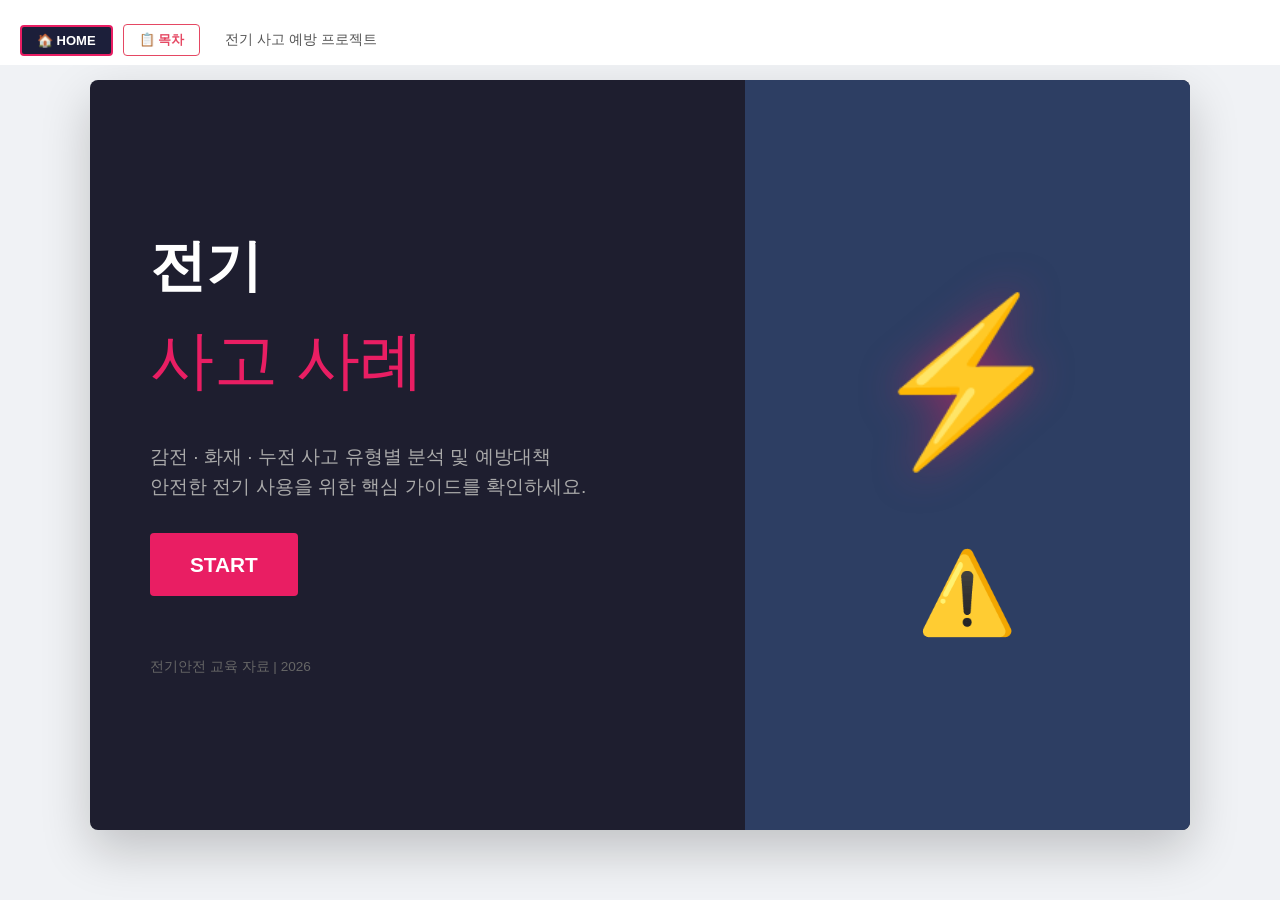
<file: index.html>
<!DOCTYPE html>
<html>
<head>

<script>
document.addEventListener("DOMContentLoaded", function() {
    window.location.href = "html/index.html";
});
</script>

</head>
<body>

</body>
</html>
</file>
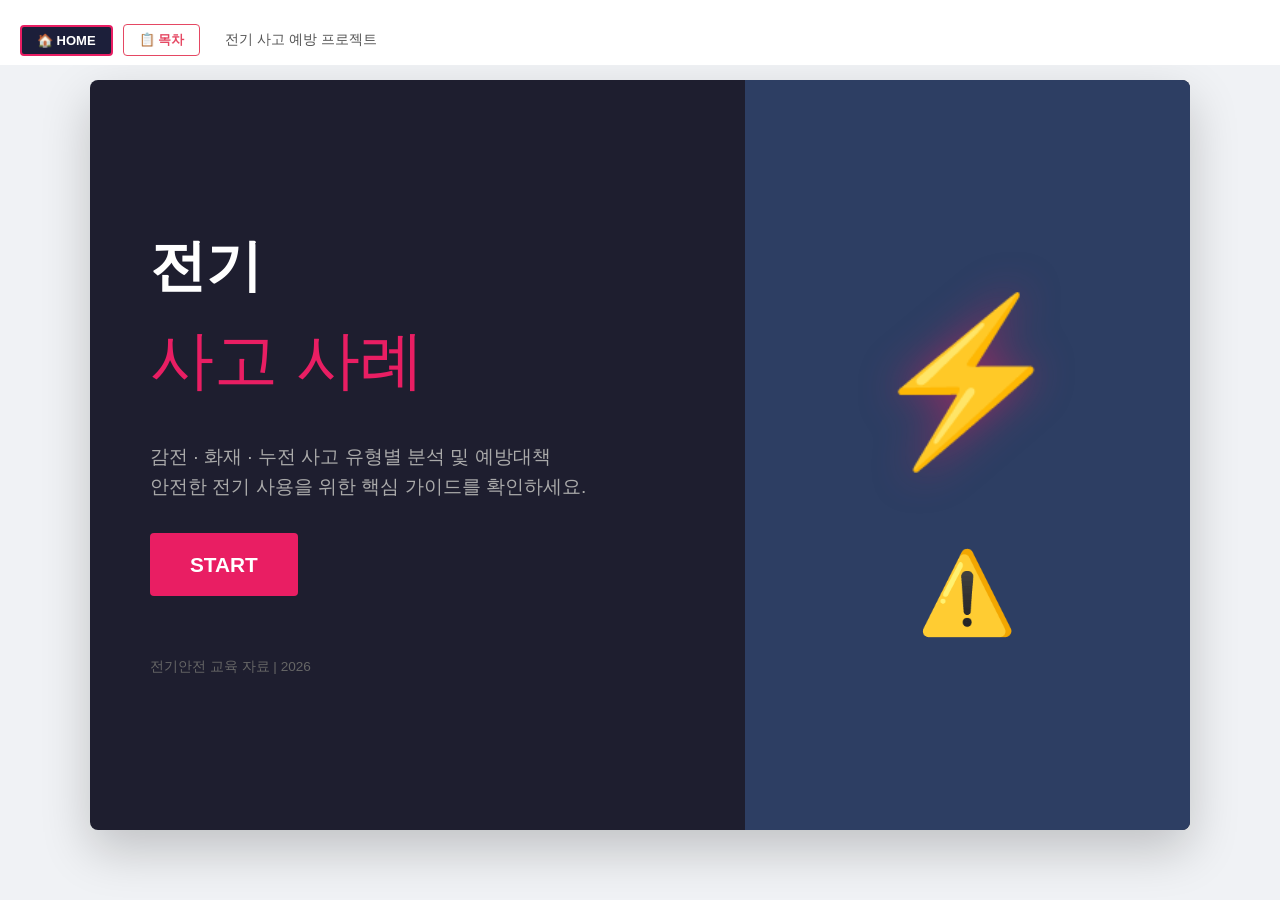
<file: html/index.html>
<!DOCTYPE html>
<html lang="ko">
<head>
    <meta charset="UTF-8">
    <link rel="stylesheet" href="../css/common.css">
    <title>전기기기 사고 사례 발표 - 메인</title>
    <style>
        /* 기존 스타일 유지 */
        .main-hero {
            display: flex;
            height: calc(100vh - 150px);
            min-height: 550px; /* 팀원 섹션 추가로 최소 높이 약간 상향 */
            background-color: #1e1e2f;
            border-radius: 8px;
            overflow: hidden;
            box-shadow: 0 20px 50px rgba(0,0,0,0.2);
        }

        .hero-text {
            flex: 1.2;
            padding: 60px;
            display: flex;
            flex-direction: column;
            justify-content: center;
            color: white;
            position: relative;
        }

        .hero-text h2 {
            font-size: 3.5rem;
            margin: 0;
            line-height: 1.2;
        }

        .hero-text .highlight {
            color: #e91e63;
            font-size: 4rem;
            display: block;
            margin-top: 10px;
        }

        .hero-text p {
            font-size: 1.2rem;
            color: #aaa;
            margin: 30px 0;
            line-height: 1.6;
        }

        .start-btn {
            display: inline-block;
            width: fit-content;
            padding: 15px 40px;
            background-color: #e91e63;
            color: white;
            text-decoration: none;
            font-size: 1.3rem;
            font-weight: bold;
            border-radius: 4px;
            transition: 0.3s;
            margin-bottom: 40px; /* 하단 팀원 섹션과의 간격 */
        }

        .start-btn:hover {
            background-color: #c2185b;
            transform: translateY(-3px);
        }

        /* 신규: 팀원 정보 섹션 */
        .team-section {
            border-top: 1px solid rgba(255, 255, 255, 0.1);
            padding-top: 25px;
            display: flex;
            flex-direction: column;
            gap: 10px;
        }

        .team-label {
            font-size: 0.9rem;
            color: #e91e63;
            font-weight: bold;
            text-transform: uppercase;
            letter-spacing: 1px;
        }

        .team-members {
            font-size: 1.1rem;
            color: #ddd;
            display: flex;
            gap: 20px;
        }

        .member-name {
            position: relative;
        }

        /* 이름 사이 구분선 */
        .member-name:not(:last-child)::after {
            content: "";
            position: absolute;
            right: -10px;
            top: 50%;
            transform: translateY(-50%);
            width: 1px;
            height: 12px;
            background-color: rgba(255, 255, 255, 0.2);
        }

        /* 오른쪽 그래픽 영역 유지 */
        .hero-graphic {
            flex: 1;
            background-color: #2d3e63;
            display: flex;
            flex-direction: column;
            align-items: center;
            justify-content: center;
            position: relative;
        }

        .bolt-icon {
            font-size: 10rem;
            color: #e91e63;
            filter: drop-shadow(0 0 20px rgba(233, 30, 99, 0.5));
            margin-bottom: 20px;
        }

        .warning-icon {
            font-size: 5rem;
            color: #f59e0b;
        }

        .footer-info {
            margin-top: 20px;
            font-size: 0.85rem;
            color: #666;
        }
    </style>
</head>
<body>

    <iframe src="header.html" class="header-frame" scrolling="no"></iframe>

    <div class="container">
        <div class="main-hero">
            <div class="hero-text">
                <h2>전기</h2>
                <span class="highlight">사고 사례</span>
                <p>
                    감전 · 화재 · 누전 사고 유형별 분석 및 예방대책<br>
                    안전한 전기 사용을 위한 핵심 가이드를 확인하세요.
                </p>
                
                <a href="index2.html" class="start-btn">START</a>
<!--                 
                <div class="team-section">
                    <div class="team-label">Project Team8</div>
                    <div class="team-members">
                        <span class="member-name">황태욱</span>
                        <span class="member-name">김선홍</span>
                        <span class="member-name">윤일</span>
                        <span class="member-name">이정혁</span>
                    </div>
                </div> -->

                <div class="footer-info">
                    전기안전 교육 자료 | 2026
                </div>
            </div>

            <div class="hero-graphic">
                <div class="bolt-icon">⚡</div>
                <div class="warning-icon">⚠️</div>
            </div>
        </div>
    </div>

</body>
</html>
</file>
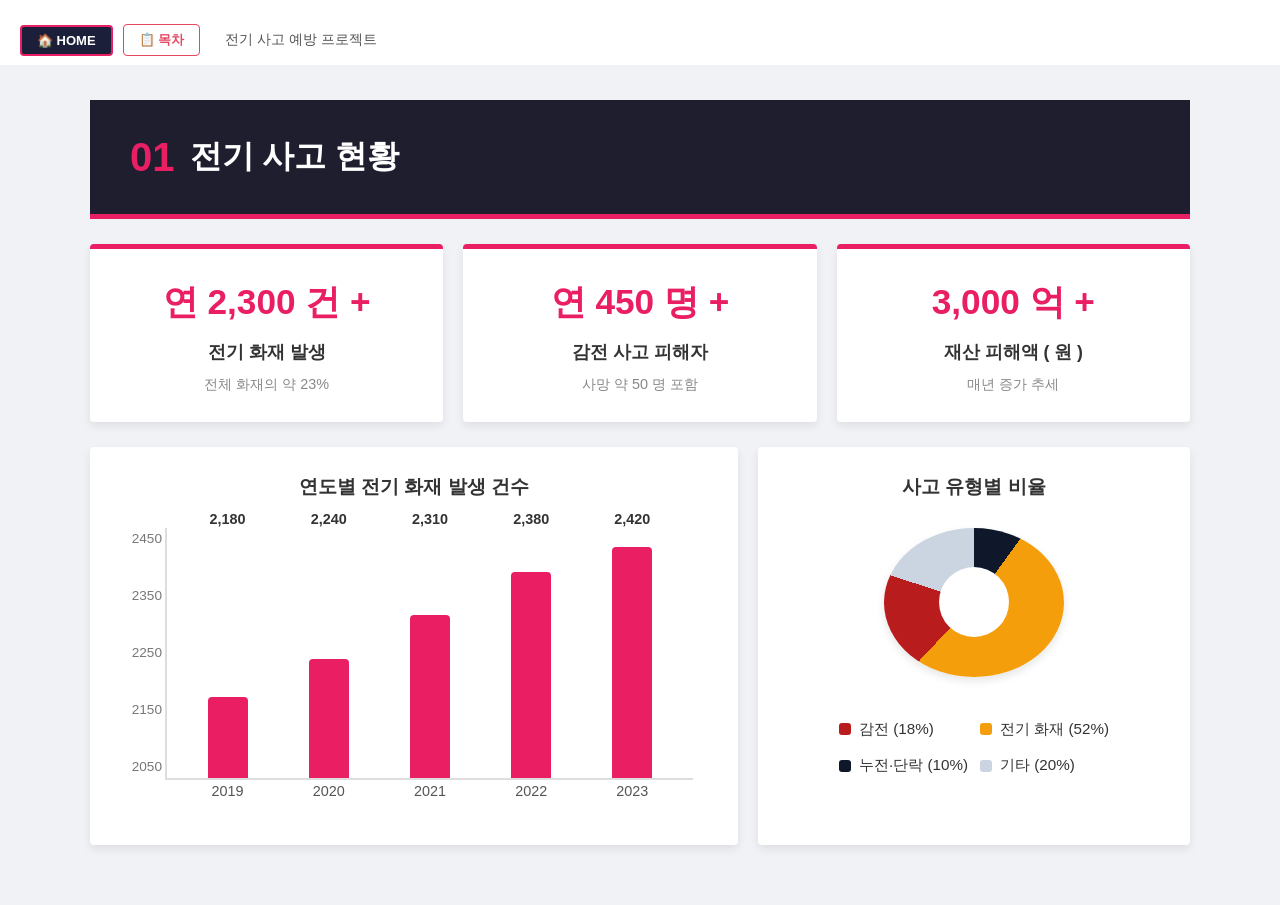
<file: html/01_status.html>
<!DOCTYPE html>
<html lang="ko">

<head>
    <meta charset="UTF-8">
    <title>전기 사고 예방 프로젝트 - 전기 사고 현황</title>


    <meta charset="UTF-8">
    <link rel="stylesheet" href="../css/common.css">
    <title>전기 사고 예방</title>

    <style>
        /* [가독성 개선 핵심 부분] */
        .pie-label {
            position: absolute;
            font-weight: bold;
            font-size: 0.9rem;
            text-shadow: 1px 1px 2px rgba(0, 0, 0, 0.3);
            /* 글자 주변에 미세한 그림자 추가 (가독성 확보) */
        }

        /* 각 데이터별 배경색에 맞춰 글자색 지정 */
        .label-navy {
            top: 30px;
            left: 35px;
            color: #ffffff;
        }

        /* 누전 10%: 어두운 배경 -> 흰색 글자 */
        .label-gold {
            bottom: 45px;
            right: 55px;
            color: #000000;
        }

        /* 화재 52%: 밝은 배경 -> 검은색 글자 */
        .label-red {
            top: 120px;
            right: 20px;
            color: #ffffff;
        }

        /* 감전 18%: 중간 배경 -> 흰색 글자 (또는 미세 그림자) */
        .label-gray {
            top: 60px;
            left: 30px;
            color: #ffffff;
        }

        /* 기타 20%: 중간 배경 -> 흰색 글자 */

        /* --- 이하 코드는 이전과 동일하지만 가독성을 위해 간략하게 표시 --- */
        body {
            margin: 0;
            padding: 0;
            background-color: #f0f2f5;
            font-family: 'Pretendard', sans-serif;
            color: #333;
        }

        .header-frame {
            width: 100%;
            height: 65px;
            border: none;
            position: fixed;
            top: 0;
            z-index: 1000;
        }

        .container {
            max-width: 1100px;
            margin: 80px auto 40px;
            padding: 20px;
        }

        .title-section {
            background-color: #1e1e2f;
            color: white;
            padding: 25px 40px;
            border-bottom: 5px solid #e91e63;
            margin-bottom: 25px;
            display: flex;
            align-items: center;
        }

        .title-section h1 {
            margin: 0;
            font-size: 2rem;
            font-weight: bold;
        }

        .title-section .num {
            color: #e91e63;
            font-size: 2.5rem;
            margin-right: 15px;
        }

        .summary-cards {
            display: grid;
            grid-template-columns: repeat(3, 1fr);
            gap: 20px;
            margin-bottom: 25px;
        }

        .card {
            background: white;
            padding: 25px 20px;
            text-align: center;
            border-radius: 4px;
            box-shadow: 0 4px 10px rgba(0, 0, 0, 0.08);
            border-top: 5px solid #e91e63;
            transition: 0.3s;
        }

        .card:hover {
            transform: translateY(-5px);
        }

        .card h2 {
            color: #e91e63;
            font-size: 2.2rem;
            margin: 0 0 8px 0;
        }

        .card p {
            font-weight: bold;
            font-size: 1.1rem;
            margin: 0 0 5px 0;
        }

        .card small {
            color: #888;
            font-size: 0.9rem;
        }

        .graph-section {
            display: grid;
            grid-template-columns: 1.5fr 1fr;
            gap: 20px;
        }

        .graph-card {
            background: white;
            padding: 25px;
            border-radius: 4px;
            box-shadow: 0 4px 10px rgba(0, 0, 0, 0.08);
            text-align: center;
        }

        .graph-card h3 {
            margin: 0 0 25px 0;
            font-size: 1.2rem;
        }

        .bar-chart-wrapper {
            position: relative;
            height: 250px;
            border-left: 2px solid #ddd;
            border-bottom: 2px solid #ddd;
            margin: 20px 20px 40px 50px;
            display: flex;
            align-items: flex-end;
            justify-content: space-around;
            padding: 0 10px;
        }

        .y-labels {
            position: absolute;
            left: -45px;
            height: 100%;
            display: flex;
            flex-direction: column-reverse;
            justify-content: space-between;
            align-items: flex-end;
            font-size: 0.85rem;
            color: #777;
            width: 40px;
        }

        .bar-container {
            position: relative;
            width: 40px;
            height: 100%;
            display: flex;
            flex-direction: column;
            justify-content: flex-end;
            align-items: center;
        }

        .bar {
            width: 100%;
            background-color: #e91e63;
            border-radius: 4px 4px 0 0;
            position: relative;
            animation: growBar 1s ease-out;
        }

        .bar-container .bar-value {
            position: absolute;
            top: -20px;
            font-size: 0.9rem;
            font-weight: bold;
        }

        .bar-container .x-label {
            position: absolute;
            bottom: -25px;
            font-size: 0.9rem;
            color: #555;
        }

        .bar[data-year="2019"] {
            height: calc((2180 - 2050) / 400 * 100%);
        }

        .bar[data-year="2020"] {
            height: calc((2240 - 2050) / 400 * 100%);
        }

        .bar[data-year="2021"] {
            height: calc((2310 - 2050) / 400 * 100%);
        }

        .bar[data-year="2022"] {
            height: calc((2380 - 2050) / 400 * 100%);
        }

        .bar[data-year="2023"] {
            height: calc((2420 - 2050) / 400 * 100%);
        }

        @keyframes growBar {
            from {
                height: 0;
            }
        }

        .pie-chart-container {
            display: flex;
            flex-direction: column;
            align-items: center;
            justify-content: center;
            height: 250px;
        }

        .pie-chart {
            width: 180px;
            height: 180px;
            border-radius: 50%;
            margin-bottom: 20px;
            background: conic-gradient(#0f172a 0% 10%, #f59e0b 10% 62%, #b91c1c 62% 80%, #cbd5e1 80% 100%);
            position: relative;
            box-shadow: 0 4px 8px rgba(0, 0, 0, 0.1);
            animation: rotatePie 1.2s ease-out;
        }

        .pie-chart::after {
            content: '';
            position: absolute;
            top: 50%;
            left: 50%;
            transform: translate(-50%, -50%);
            width: 70px;
            height: 70px;
            background: white;
            border-radius: 50%;
        }

        @keyframes rotatePie {
            from {
                transform: rotate(-90deg);
                opacity: 0;
            }

            to {
                transform: rotate(0deg);
                opacity: 1;
            }
        }

        /* 범례 디자인을 조금 더 보기 좋게 개선 */
        .legend {
            display: grid;
            grid-template-columns: 1fr 1fr;
            /* 2열로 배치해서 더 깔끔하게 */
            gap: 12px;
            font-size: 0.95rem;
            margin-top: 20px;
            text-align: left;
        }

        .legend-item {
            display: flex;
            align-items: center;
            font-weight: 500;
        }

        .dot {
            width: 12px;
            height: 12px;
            border-radius: 3px;
            margin-right: 8px;
        }
    </style>

  

     
</head>

<body>

    <iframe src="header.html" class="header-frame" scrolling="no"></iframe>

    <div class="container">
        <div class="title-section">
            <span class="num">01</span>
            <h1>전기 사고 현황</h1>
        </div>

        <div class="summary-cards">
            <div class="card">
                <h2>연 2,300 건 +</h2>
                <p>전기 화재 발생</p>
                <small>전체 화재의 약 23%</small>
            </div>
            <div class="card">
                <h2>연 450 명 +</h2>
                <p>감전 사고 피해자</p>
                <small>사망 약 50 명 포함</small>
            </div>
            <div class="card">
                <h2>3,000 억 +</h2>
                <p>재산 피해액 ( 원 )</p>
                <small>매년 증가 추세</small>
            </div>
        </div>

        <div class="graph-section">
            <div class="graph-card">
                <h3>연도별 전기 화재 발생 건수</h3>
                <div class="bar-chart-wrapper">
                    <div class="y-labels"> <span>2050</span> <span>2150</span> <span>2250</span> <span>2350</span>
                        <span>2450</span> </div>
                    <div class="bar-container">
                        <div class="bar-value">2,180</div>
                        <div class="bar" data-year="2019"></div>
                        <div class="x-label">2019</div>
                    </div>
                    <div class="bar-container">
                        <div class="bar-value">2,240</div>
                        <div class="bar" data-year="2020"></div>
                        <div class="x-label">2020</div>
                    </div>
                    <div class="bar-container">
                        <div class="bar-value">2,310</div>
                        <div class="bar" data-year="2021"></div>
                        <div class="x-label">2021</div>
                    </div>
                    <div class="bar-container">
                        <div class="bar-value">2,380</div>
                        <div class="bar" data-year="2022"></div>
                        <div class="x-label">2022</div>
                    </div>
                    <div class="bar-container">
                        <div class="bar-value">2,420</div>
                        <div class="bar" data-year="2023"></div>
                        <div class="x-label">2023</div>
                    </div>
                </div>
            </div>

            <div class="graph-card">
                <h3>사고 유형별 비율</h3>
                <div class="pie-chart-container">
                    <div class="pie-chart"></div>

                    <div class="legend">
                        <div class="legend-item"><span class="dot" style="background:#b91c1c;"></span> 감전 (18%)</div>
                        <div class="legend-item"><span class="dot" style="background:#f59e0b;"></span> 전기 화재 (52%)</div>
                        <div class="legend-item"><span class="dot" style="background:#0f172a;"></span> 누전·단락 (10%)</div>
                        <div class="legend-item"><span class="dot" style="background:#cbd5e1;"></span> 기타 (20%)</div>
                    </div>
                </div>
            </div>
        </div>
    </div>

</body>

</html>
</file>
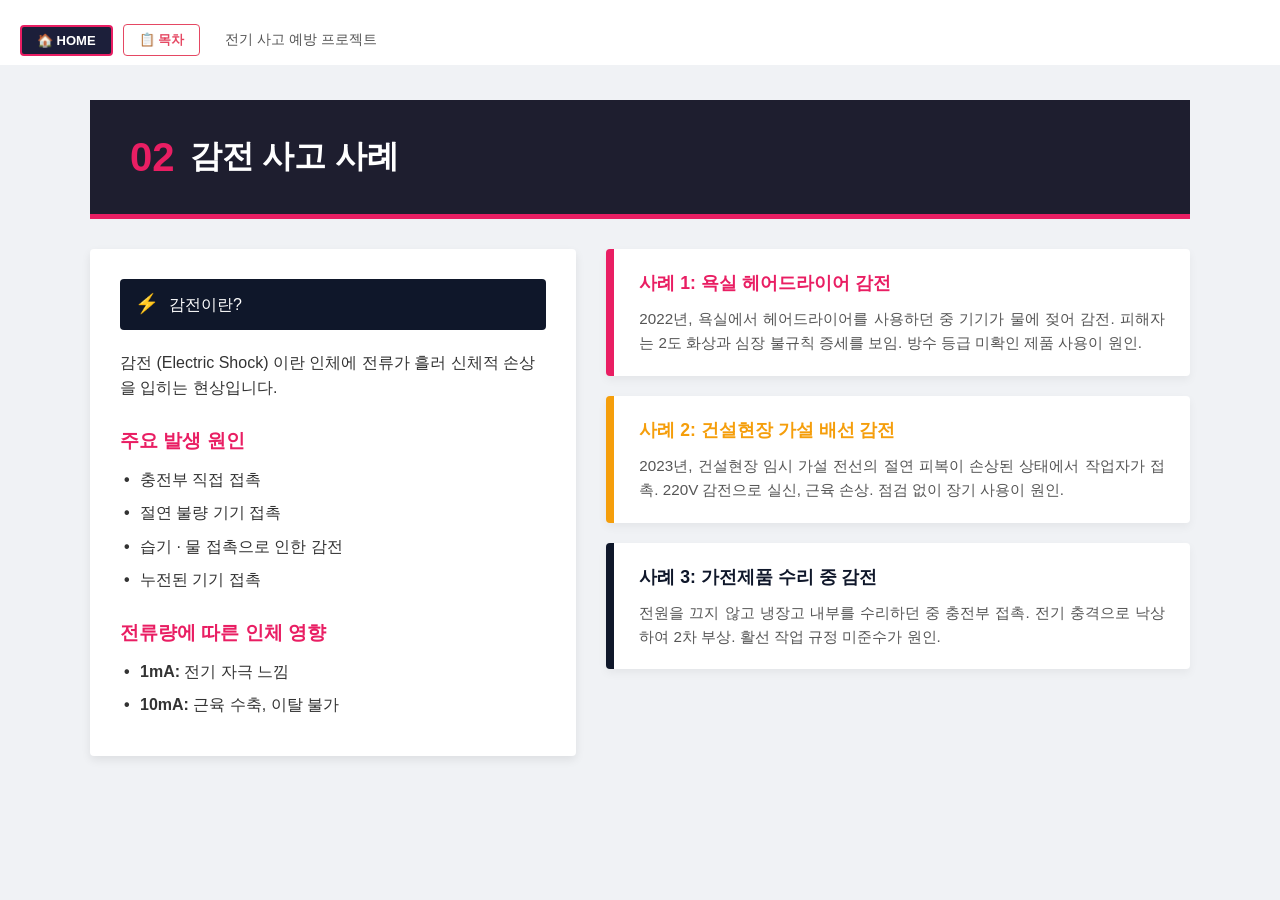
<file: html/02_accident_case.html>
<!DOCTYPE html>
<html lang="ko">

<head>
    <meta charset="UTF-8">
    <title>전기 사고 예방 프로젝트 - 감전 사고 사례</title>

    <link rel="stylesheet" href="../css/common.css">

    <style>
        body {
            margin: 0;
            padding: 0;
            background-color: #f0f2f5;
            font-family: 'Pretendard', sans-serif;
            color: #333;
            line-height: 1.6;
        }

        .header-frame {
            width: 100%;
            height: 65px;
            border: none;
            position: fixed;
            top: 0;
            z-index: 1000;
        }

        .container {
            max-width: 1100px;
            margin: 80px auto 40px;
            padding: 20px;
        }

        /* 타이틀 섹션 */
        .title-section {
            background-color: #1e1e2f;
            color: white;
            padding: 25px 40px;
            border-bottom: 5px solid #e91e63;
            margin-bottom: 30px;
            display: flex;
            align-items: center;
        }

        .title-section h1 {
            margin: 0;
            font-size: 2rem;
        }

        .title-section .num {
            color: #e91e63;
            font-size: 2.5rem;
            margin-right: 15px;
            font-weight: bold;
        }

        /* 레이아웃 분할 */
        .content-wrapper {
            display: grid;
            grid-template-columns: 1fr 1.2fr;
            gap: 30px;
        }

        /* 왼쪽: 정의 및 원인 섹션 */
        .info-panel {
            background: white;
            padding: 30px;
            border-radius: 4px;
            box-shadow: 0 4px 10px rgba(0, 0, 0, 0.08);
        }

        .info-header {
            background-color: #0f172a;
            color: white;
            padding: 10px 15px;
            border-radius: 4px;
            display: flex;
            align-items: center;
            margin-bottom: 20px;
        }

        .info-header span {
            margin-right: 10px;
            font-size: 1.2rem;
        }

        .section-title {
            color: #e91e63;
            font-weight: bold;
            font-size: 1.2rem;
            margin: 25px 0 10px;
        }

        ul {
            padding-left: 20px;
            margin: 0;
        }

        li {
            margin-bottom: 8px;
            position: relative;
            list-style: none;
        }

        li::before {
            content: "•";
            color: #333;
            font-weight: bold;
            display: inline-block;
            width: 1em;
            margin-left: -1em;
        }

        /* 오른쪽: 사례 카드 섹션 */
        .cases-panel {
            display: flex;
            flex-direction: column;
            gap: 20px;
        }

        .case-card {
            background: white;
            padding: 20px 25px;
            border-radius: 4px;
            box-shadow: 0 4px 10px rgba(0, 0, 0, 0.05);
            border-left: 8px solid #ddd;
            transition: 0.3s;
        }

        .case-card:hover {
            transform: translateX(10px);
            box-shadow: 0 6px 15px rgba(0, 0, 0, 0.1);
        }

        .case-1 {
            border-left-color: #e91e63;
        }

        /* 분홍 */
        .case-2 {
            border-left-color: #f59e0b;
        }

        /* 주황 */
        .case-3 {
            border-left-color: #0f172a;
        }

        /* 네이비 */

        .case-title {
            font-weight: bold;
            font-size: 1.1rem;
            margin-bottom: 10px;
        }

        .case-1 .case-title {
            color: #e91e63;
        }

        .case-2 .case-title {
            color: #f59e0b;
        }

        .case-3 .case-title {
            color: #0f172a;
        }

        .case-desc {
            font-size: 0.95rem;
            color: #555;
            text-align: justify;
        }
    </style>
</head>

<body>

    <iframe src="header.html" class="header-frame" scrolling="no"></iframe>

    <div class="container">
        <div class="title-section">
            <span class="num">02</span>
            <h1>감전 사고 사례</h1>
        </div>

        <div class="content-wrapper">
            <div class="info-panel">
                <div class="info-header">
                    <span>⚡</span> 감전이란?
                </div>
                <p>감전 (Electric Shock) 이란 인체에 전류가 흘러 신체적 손상을 입히는 현상입니다.</p>

                <div class="section-title">주요 발생 원인</div>
                <ul>
                    <li>충전부 직접 접촉</li>
                    <li>절연 불량 기기 접촉</li>
                    <li>습기 · 물 접촉으로 인한 감전</li>
                    <li>누전된 기기 접촉</li>
                </ul>

                <div class="section-title">전류량에 따른 인체 영향</div>
                <ul>
                    <li><strong>1mA:</strong> 전기 자극 느낌</li>
                    <li><strong>10mA:</strong> 근육 수축, 이탈 불가</li>
                </ul>
            </div>

            <div class="cases-panel">
                <div class="case-card case-1">
                    <div class="case-title">사례 1: 욕실 헤어드라이어 감전</div>
                    <div class="case-desc">
                        2022년, 욕실에서 헤어드라이어를 사용하던 중 기기가 물에 젖어 감전. 피해자는 2도 화상과 심장 불규칙 증세를 보임. 방수 등급 미확인 제품 사용이 원인.
                    </div>
                </div>

                <div class="case-card case-2">
                    <div class="case-title">사례 2: 건설현장 가설 배선 감전</div>
                    <div class="case-desc">
                        2023년, 건설현장 임시 가설 전선의 절연 피복이 손상된 상태에서 작업자가 접촉. 220V 감전으로 실신, 근육 손상. 점검 없이 장기 사용이 원인.
                    </div>
                </div>

                <div class="case-card case-3">
                    <div class="case-title">사례 3: 가전제품 수리 중 감전</div>
                    <div class="case-desc">
                        전원을 끄지 않고 냉장고 내부를 수리하던 중 충전부 접촉. 전기 충격으로 낙상하여 2차 부상. 활선 작업 규정 미준수가 원인.
                    </div>
                </div>
            </div>
        </div>
    </div>

</body>

</html>
</file>
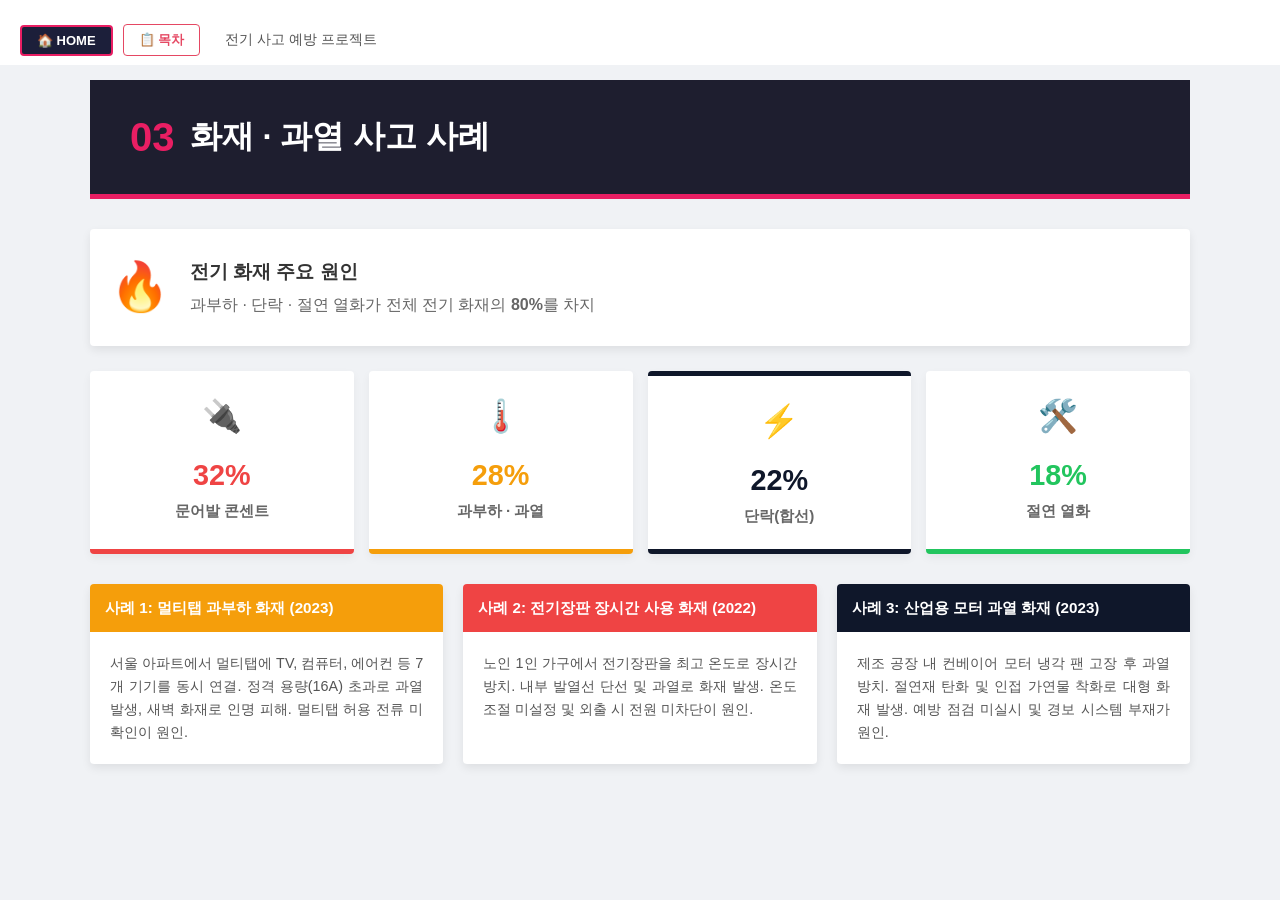
<file: html/03_fire_case.html>
<!DOCTYPE html>
<html lang="ko">
<head>
    <meta charset="UTF-8">
    <link rel="stylesheet" href="../css/common.css">
    <title>전기 사고 예방 프로젝트 - 화재 · 과열 사고 사례</title>
    <style>
        /* 이 페이지에서만 사용하는 특수 스타일 */
        .cause-section {
            display: grid;
            grid-template-columns: repeat(4, 1fr);
            gap: 15px;
            margin-bottom: 30px;
        }

        .cause-card {
            background: white;
            padding: 20px 10px;
            text-align: center;
            border-radius: 4px;
            box-shadow: 0 4px 10px rgba(0,0,0,0.05);
            border-bottom: 5px solid #ddd;
        }

        .cause-card .icon { font-size: 2rem; margin-bottom: 10px; display: block; }
        .cause-card .percent { font-size: 1.8rem; font-weight: bold; display: block; }
        .cause-card .label { font-size: 0.95rem; font-weight: bold; color: #666; }

        /* 색상 포인트 */
        .border-red { border-bottom-color: #ef4444; }
        .border-orange { border-bottom-color: #f59e0b; }
        .border-navy { border-bottom-color: #0f172a; }
        .border-green { border-bottom-color: #22c55e; }

        .text-red { color: #ef4444; }
        .text-orange { color: #f59e0b; }
        .text-navy { color: #0f172a; }
        .text-green { color: #22c55e; }

        /* 사례 카드 레이아웃 */
        .fire-cases {
            display: grid;
            grid-template-columns: repeat(3, 1fr);
            gap: 20px;
        }
        
        .case-item {
            background: white;
            border-radius: 4px;
            overflow: hidden;
            box-shadow: 0 4px 10px rgba(0,0,0,0.08);
            transition: 0.3s;
        }
        .case-item:hover { transform: translateY(-5px); }

        .case-header {
            padding: 12px 15px;
            color: white;
            font-weight: bold;
            font-size: 0.95rem;
        }

        .bg-orange { background-color: #f59e0b; }
        .bg-red { background-color: #ef4444; }
        .bg-navy { background-color: #0f172a; }

        .case-body {
            padding: 20px;
            font-size: 0.9rem;
            color: #555;
            text-align: justify;
        }

        .main-cause-box {
            background: #fff;
            padding: 20px;
            border-radius: 4px;
            margin-bottom: 25px;
            display: flex;
            align-items: center;
            gap: 20px;
        }
        .main-cause-box .fire-icon { font-size: 3rem; }
    </style>
</head>
<body>

    <iframe src="header.html" class="header-frame" scrolling="no"></iframe>

    <div class="container">
        <div class="title-section">
            <span class="num">03</span>
            <h1>화재 · 과열 사고 사례</h1>
        </div>

        <div class="main-cause-box card-base">
            <span class="fire-icon">🔥</span>
            <div>
                <h3 style="margin:0 0 5px 0;">전기 화재 주요 원인</h3>
                <p style="margin:0; color:#666;">과부하 · 단락 · 절연 열화가 전체 전기 화재의 <strong>80%</strong>를 차지</p>
            </div>
        </div>

        <div class="cause-section">
            <div class="cause-card border-red">
                <span class="icon">🔌</span>
                <span class="percent text-red">32%</span>
                <span class="label">문어발 콘센트</span>
            </div>
            <div class="cause-card border-orange">
                <span class="icon">🌡️</span>
                <span class="percent text-orange">28%</span>
                <span class="label">과부하 · 과열</span>
            </div>
            <div class="cause-card border-navy">
                <span class="icon">⚡</span>
                <span class="percent text-navy">22%</span>
                <span class="label">단락(합선)</span>
            </div>
            <div class="cause-card border-green">
                <span class="icon">🛠️</span>
                <span class="percent text-green">18%</span>
                <span class="label">절연 열화</span>
            </div>
        </div>

        <div class="fire-cases">
            <div class="case-item">
                <div class="case-header bg-orange">사례 1: 멀티탭 과부하 화재 (2023)</div>
                <div class="case-body">
                    서울 아파트에서 멀티탭에 TV, 컴퓨터, 에어컨 등 7개 기기를 동시 연결. 정격 용량(16A) 초과로 과열 발생, 새벽 화재로 인명 피해. 멀티탭 허용 전류 미확인이 원인.
                </div>
            </div>

            <div class="case-item">
                <div class="case-header bg-red">사례 2: 전기장판 장시간 사용 화재 (2022)</div>
                <div class="case-body">
                    노인 1인 가구에서 전기장판을 최고 온도로 장시간 방치. 내부 발열선 단선 및 과열로 화재 발생. 온도 조절 미설정 및 외출 시 전원 미차단이 원인.
                </div>
            </div>

            <div class="case-item">
                <div class="case-header bg-navy">사례 3: 산업용 모터 과열 화재 (2023)</div>
                <div class="case-body">
                    제조 공장 내 컨베이어 모터 냉각 팬 고장 후 과열 방치. 절연재 탄화 및 인접 가연물 착화로 대형 화재 발생. 예방 점검 미실시 및 경보 시스템 부재가 원인.
                </div>
            </div>
        </div>
    </div>

</body>
</html>
</file>
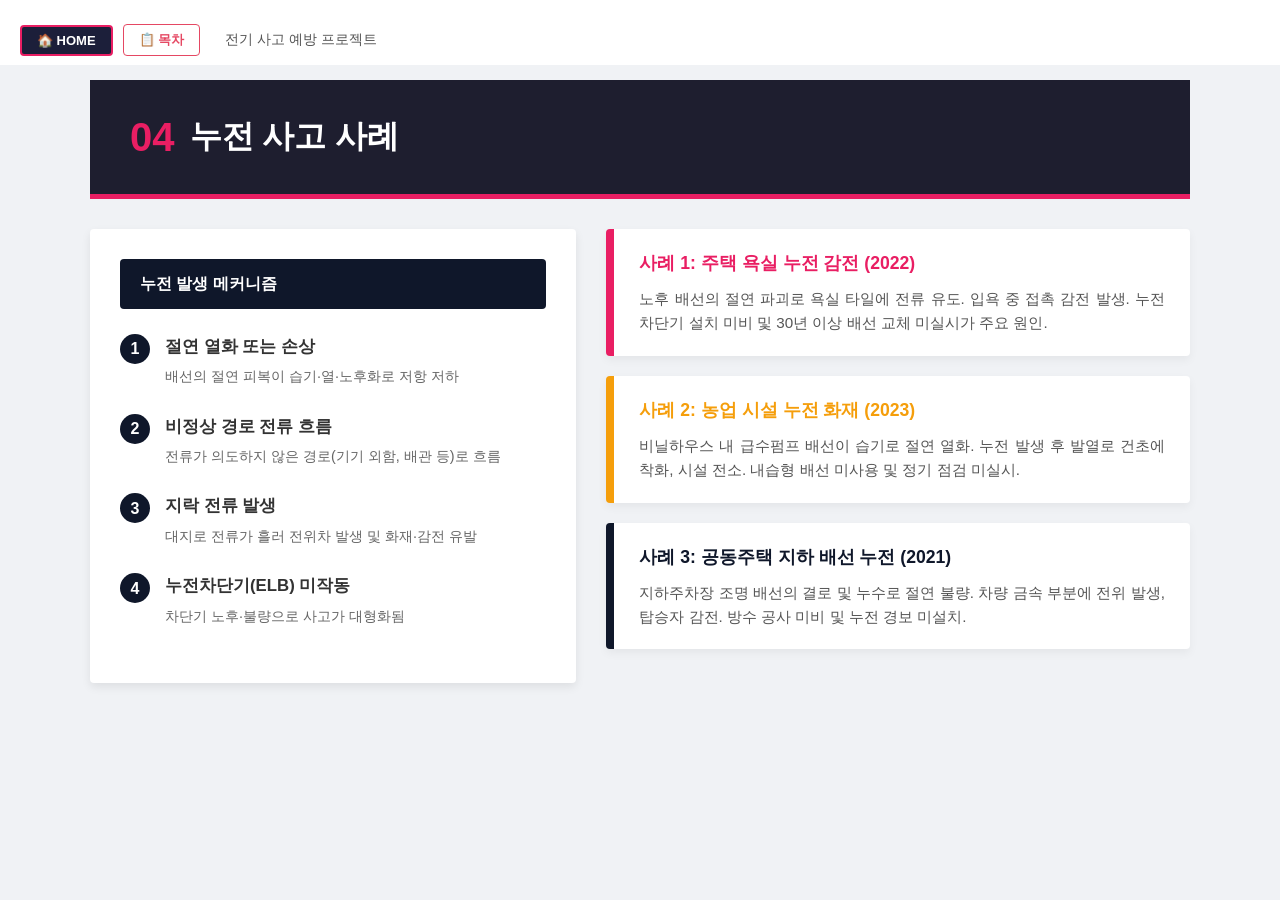
<file: html/04_leakage_case.html>
<!DOCTYPE html>
<html lang="ko">
<head>
    <meta charset="UTF-8">
    <link rel="stylesheet" href="../css/common.css">
    <title>전기 사고 예방 프로젝트 - 누전 사고 사례</title>
    <style>
        /* 누전 페이지 전용 스타일 */
        .content-wrapper { display: grid; grid-template-columns: 1fr 1.2fr; gap: 30px; }

        /* 왼쪽: 메커니즘 섹션 */
        .mechanism-panel { background: white; padding: 30px; border-radius: 4px; box-shadow: 0 4px 10px rgba(0,0,0,0.08); }
        .mechanism-header { background-color: #0f172a; color: white; padding: 12px 20px; border-radius: 4px; font-weight: bold; margin-bottom: 25px; }
        
        .step-item { display: flex; align-items: flex-start; margin-bottom: 25px; }
        .step-num { 
            background: #0f172a; color: white; width: 30px; height: 30px; 
            border-radius: 50%; display: flex; align-items: center; justify-content: center;
            font-weight: bold; margin-right: 15px; flex-shrink: 0;
        }
        .step-content b { display: block; color: #333; font-size: 1.05rem; margin-bottom: 5px; }
        .step-content p { margin: 0; font-size: 0.9rem; color: #666; }

        /* 오른쪽: 사례 카드 섹션 */
        .cases-panel { display: flex; flex-direction: column; gap: 20px; }
        .case-card { 
            background: white; padding: 20px 25px; border-radius: 4px; 
            box-shadow: 0 4px 10px rgba(0,0,0,0.05);
            border-left: 8px solid #ddd;
            transition: 0.3s;
        }
        .case-card:hover { transform: translateX(10px); }
        
        /* 사례별 테두리 색상 */
        .case-1 { border-left-color: #e91e63; }
        .case-2 { border-left-color: #f59e0b; }
        .case-3 { border-left-color: #0f172a; }

        .case-title { font-weight: bold; font-size: 1.1rem; margin-bottom: 10px; }
        .case-1 .case-title { color: #e91e63; }
        .case-2 .case-title { color: #f59e0b; }
        .case-3 .case-title { color: #0f172a; }
        .case-desc { font-size: 0.95rem; color: #555; text-align: justify; }
    </style>
</head>
<body>

    <iframe src="header.html" class="header-frame" scrolling="no"></iframe>

    <div class="container">
        <div class="title-section">
            <span class="num">04</span>
            <h1>누전 사고 사례</h1>
        </div>

        <div class="content-wrapper">
            <div class="mechanism-panel">
                <div class="mechanism-header">누전 발생 메커니즘</div>
                
                <div class="step-item">
                    <div class="step-num">1</div>
                    <div class="step-content">
                        <b>절연 열화 또는 손상</b>
                        <p>배선의 절연 피복이 습기·열·노후화로 저항 저하</p>
                    </div>
                </div>

                <div class="step-item">
                    <div class="step-num">2</div>
                    <div class="step-content">
                        <b>비정상 경로 전류 흐름</b>
                        <p>전류가 의도하지 않은 경로(기기 외함, 배관 등)로 흐름</p>
                    </div>
                </div>

                <div class="step-item">
                    <div class="step-num">3</div>
                    <div class="step-content">
                        <b>지락 전류 발생</b>
                        <p>대지로 전류가 흘러 전위차 발생 및 화재·감전 유발</p>
                    </div>
                </div>

                <div class="step-item">
                    <div class="step-num">4</div>
                    <div class="step-content">
                        <b>누전차단기(ELB) 미작동</b>
                        <p>차단기 노후·불량으로 사고가 대형화됨</p>
                    </div>
                </div>
            </div>

            <div class="cases-panel">
                <div class="case-card case-1">
                    <div class="case-title">사례 1: 주택 욕실 누전 감전 (2022)</div>
                    <div class="case-desc">
                        노후 배선의 절연 파괴로 욕실 타일에 전류 유도. 입욕 중 접촉 감전 발생. 누전차단기 설치 미비 및 30년 이상 배선 교체 미실시가 주요 원인.
                    </div>
                </div>

                <div class="case-card case-2">
                    <div class="case-title">사례 2: 농업 시설 누전 화재 (2023)</div>
                    <div class="case-desc">
                        비닐하우스 내 급수펌프 배선이 습기로 절연 열화. 누전 발생 후 발열로 건초에 착화, 시설 전소. 내습형 배선 미사용 및 정기 점검 미실시.
                    </div>
                </div>

                <div class="case-card case-3">
                    <div class="case-title">사례 3: 공동주택 지하 배선 누전 (2021)</div>
                    <div class="case-desc">
                        지하주차장 조명 배선의 결로 및 누수로 절연 불량. 차량 금속 부분에 전위 발생, 탑승자 감전. 방수 공사 미비 및 누전 경보 미설치.
                    </div>
                </div>
            </div>
        </div>
    </div>

</body>
</html>
</file>
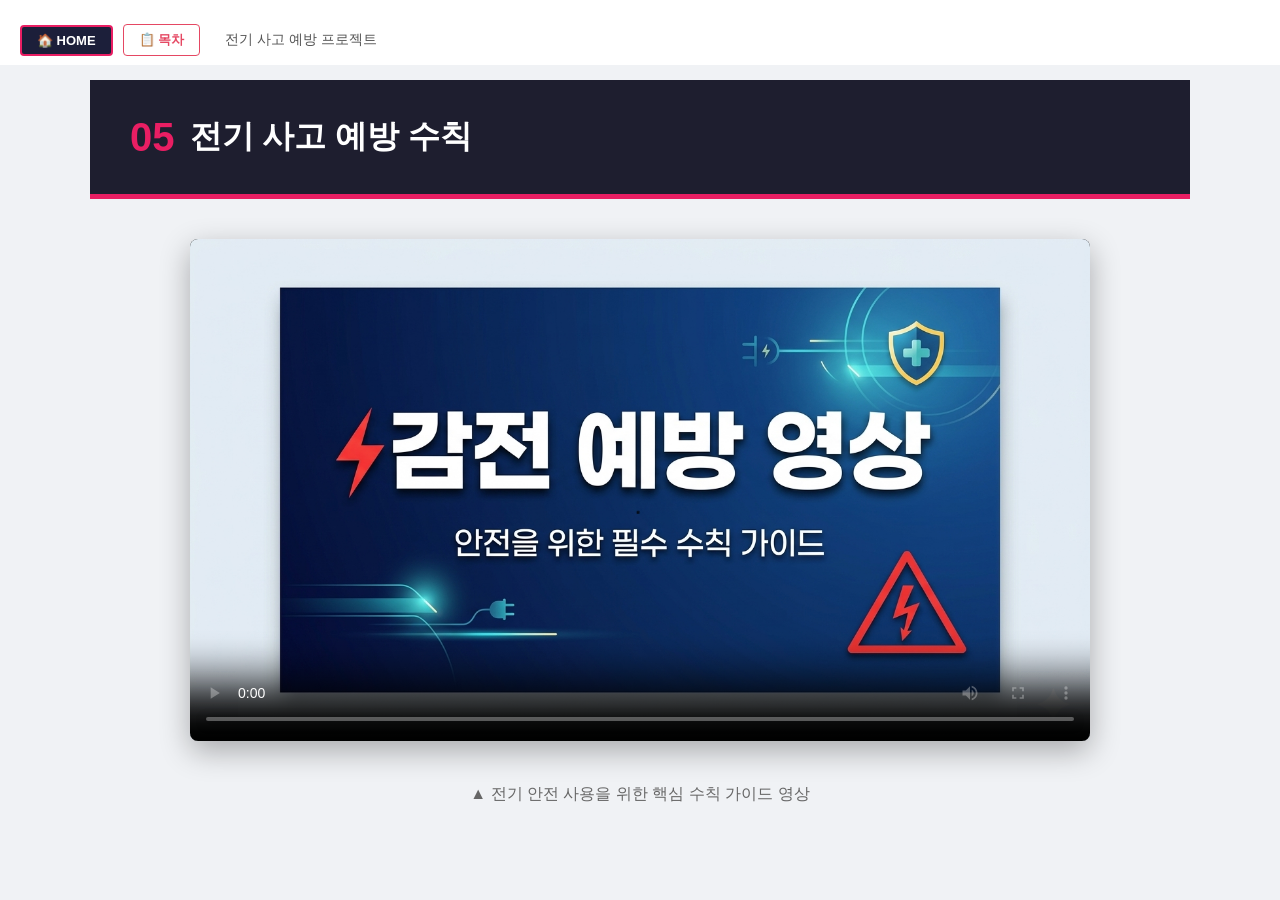
<file: html/05_prevention.html>
<!DOCTYPE html>
<html lang="ko">
<head>
    <meta charset="UTF-8">
    <link rel="stylesheet" href="../css/common.css">
    <title>전기 사고 예방 프로젝트 - 예방 수칙 영상</title>
    <style>
        .video-container {
            width: 100%;
            max-width: 900px;
            margin: 40px auto;
            background: #000;
            border-radius: 8px;
            overflow: hidden;
            box-shadow: 0 10px 30px rgba(0,0,0,0.3);
        }
        video {
            width: 100%;
            display: block;
        }
        .video-desc {
            margin-top: 20px;
            text-align: center;
            color: #666;
        }
    </style>
</head>
<body>

    <iframe src="header.html" class="header-frame" scrolling="no"></iframe>

    <div class="container">
        <div class="title-section">
            <span class="num">05</span>
            <h1>전기 사고 예방 수칙</h1>
        </div>

        <div class="video-container">
            <video controls poster="../img/thumnail_prevent.png">
                <source src="../video/safety_guide.mp4" type="video/mp4">
                브라우저가 동영상 태그를 지원하지 않습니다.
            </video>
        </div>

        <div class="video-desc">
            <p>▲ 전기 안전 사용을 위한 핵심 수칙 가이드 영상</p>
        </div>
    </div>

</body>
</html>
</file>
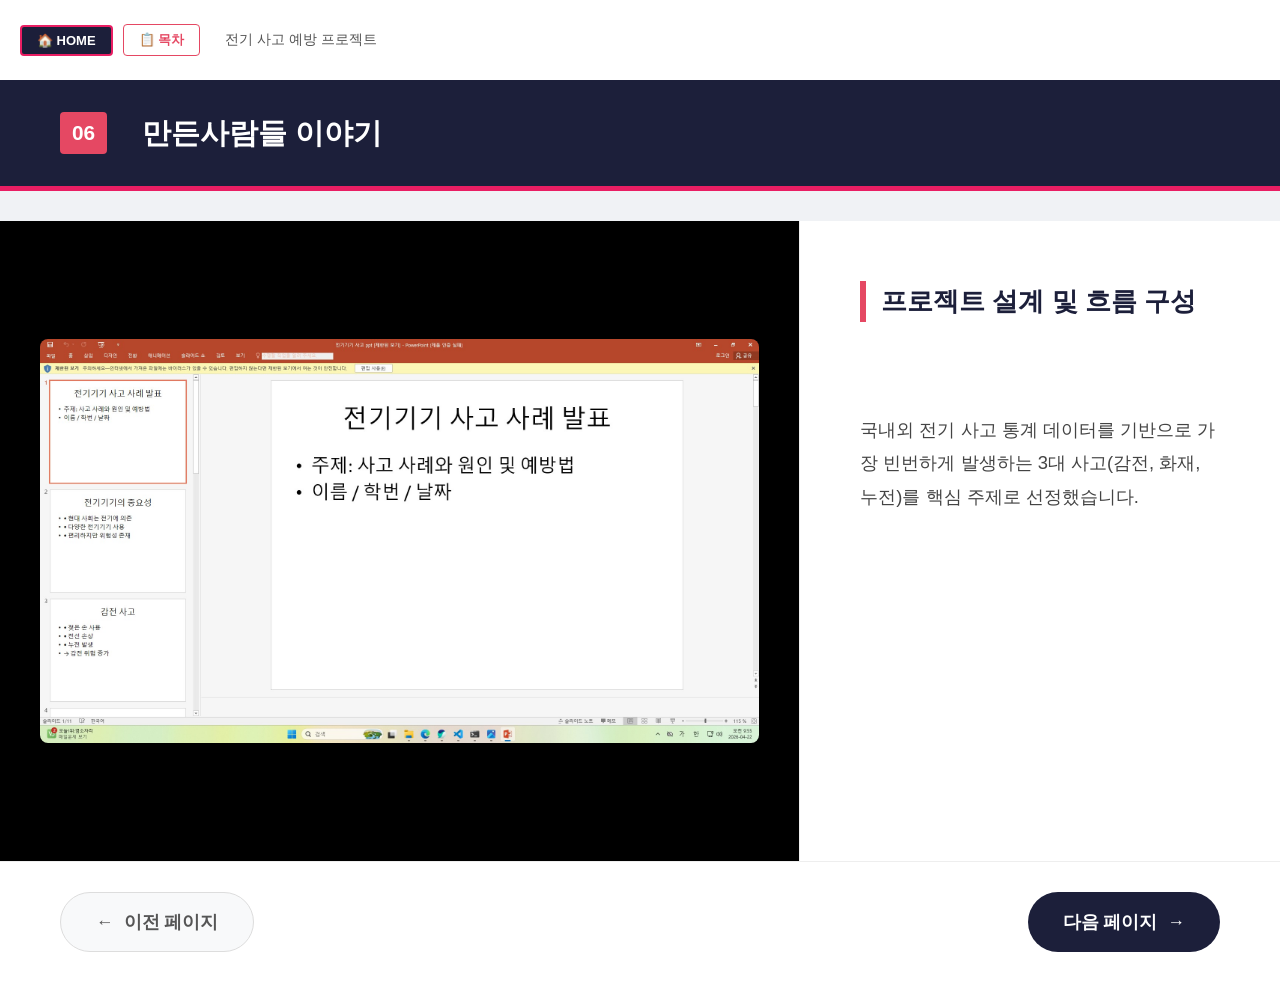
<file: html/06_presentation_01.html>
<!DOCTYPE html>
<html lang="ko">

<head>
    <meta charset="UTF-8">
    <link rel="stylesheet" href="../css/common.css">
    <link rel="stylesheet" href="../css/presentation.css">
    <title>전기 사고 예방 프로젝트 - 만든 사람들</title>

</head>

<body>

    <iframe src="header.html" class="header-frame" scrolling="no"></iframe>

    <div class="full-container">
        <div class="title-section">
            <span class="num">06</span>
            <h1>만든사람들 이야기</h1>
        </div>

        <div class="main-content">
            <div class="image-box">
                <img src="../img/presentation_01.jpg" alt="발표 슬라이드">
            </div>

            <div class="description-section">
                <h2>프로젝트 설계 및 흐름 구성</h2>
                <div class="script-text">

국내외 전기 사고 통계 데이터를 기반으로 가장 빈번하게 발생하는 3대 사고(감전, 화재, 누전)를 핵심 주제로 선정했습니다.


                </div>
            </div>
        </div>

        <div class="nav-buttons">
            <a href="index2.html" class="btn btn-prev">
                <span>←</span> 이전 페이지
            </a>
            <a href="06_presentation_02.html" class="btn btn-next">
                다음 페이지 <span>→</span>
            </a>
        </div>
    </div>

</body>

</html>
</file>
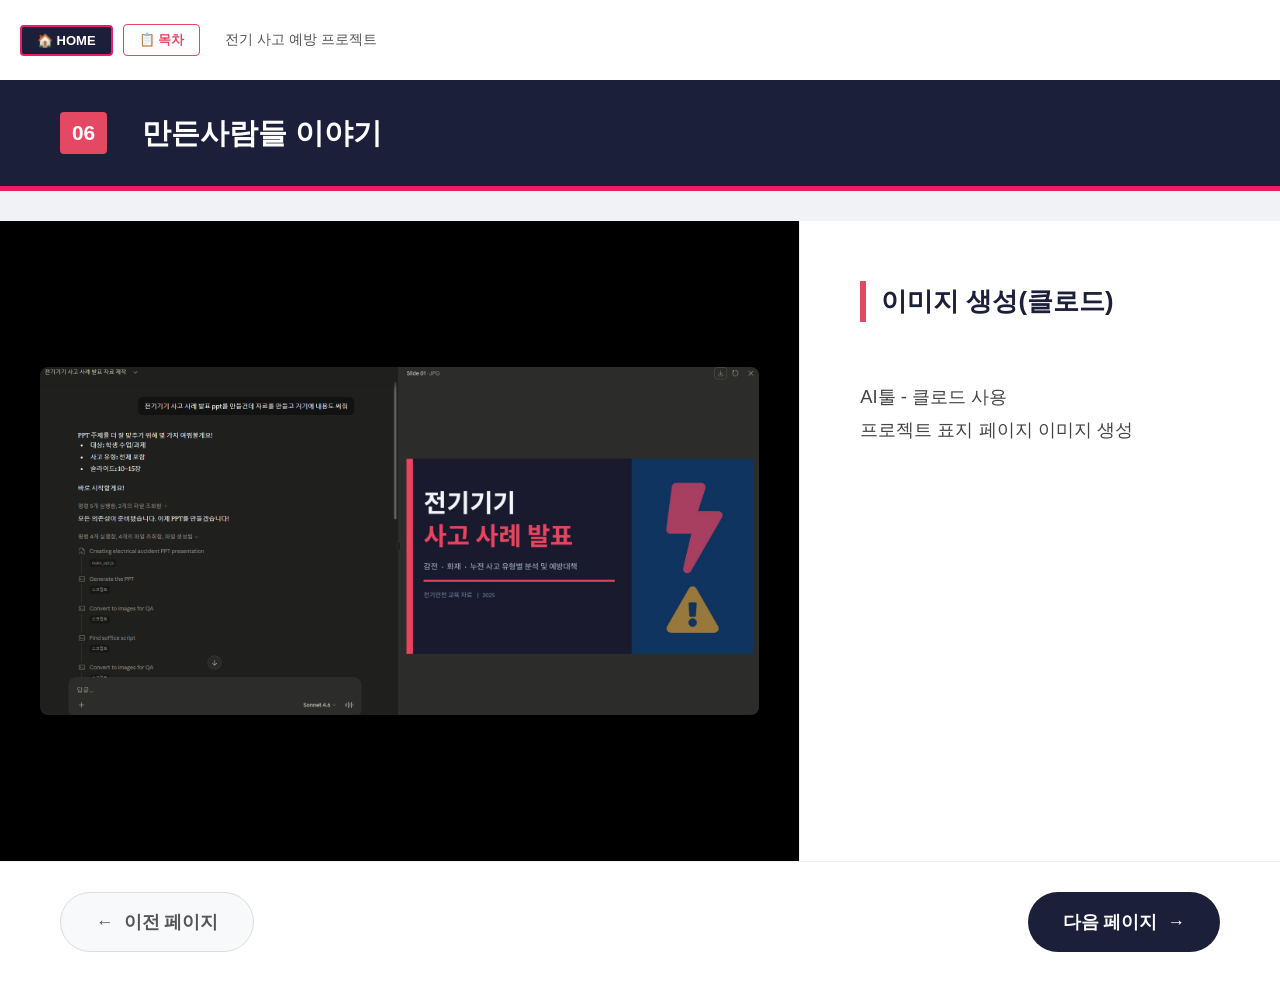
<file: html/06_presentation_02.html>
<!DOCTYPE html>
<html lang="ko">
<head>
    <meta charset="UTF-8">
    <link rel="stylesheet" href="../css/common.css">
    <link rel="stylesheet" href="../css/presentation.css">
    <title>전기 사고 예방 프로젝트 - 만든사람들 이야기</title>
</head>
<body>

    <iframe src="header.html" class="header-frame" scrolling="no"></iframe>

    <div class="full-container">
        <div class="title-section">
            <span class="num">06</span>
            <h1>만든사람들 이야기</h1>
        </div>

        <div class="main-content">
            <div class="image-box">
                <img src="../img/presentation_02.jpg" alt="발표 슬라이드">
            </div>

            <div class="description-section">
                <h2>이미지 생성(클로드)</h2>
                <div class="script-text">
AI툴 - 클로드 사용
프로젝트 표지 페이지 이미지 생성
                </div>
            </div>
        </div>

        <div class="nav-buttons">
            <a href="06_presentation_01.html" class="btn btn-prev">
                <span>←</span> 이전 페이지
            </a>
            <a href="06_presentation_03.html" class="btn btn-next">
                다음 페이지 <span>→</span>
            </a>
        </div>
    </div>

</body>
</html>
</file>
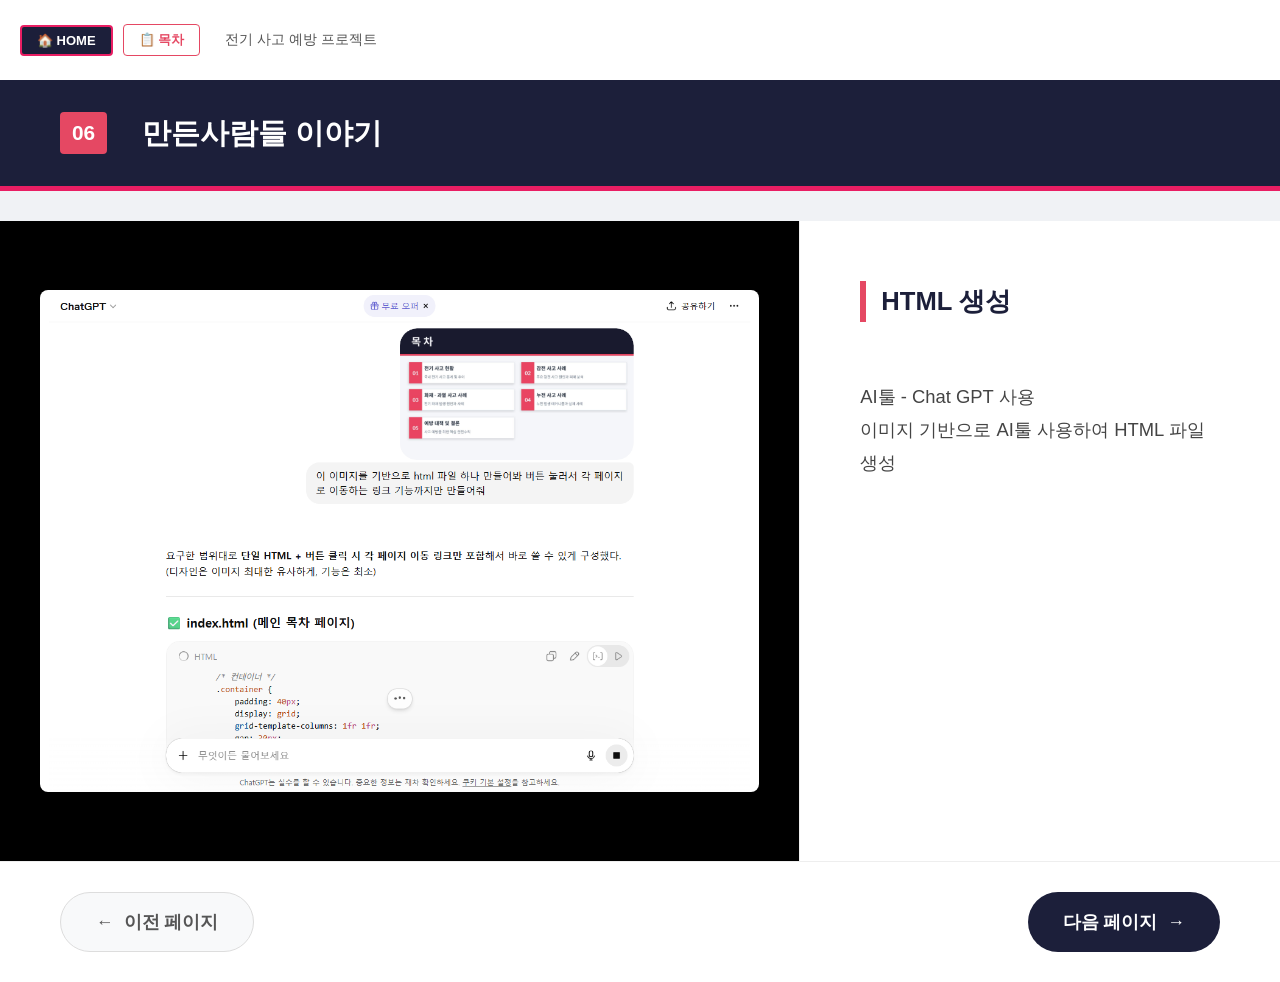
<file: html/06_presentation_03.html>
<!DOCTYPE html>
<html lang="ko">
<head>
    <meta charset="UTF-8">
    <link rel="stylesheet" href="../css/common.css">
    <link rel="stylesheet" href="../css/presentation.css">
    <title>전기 사고 예방 프로젝트 - 만든사람들 이야기</title>
</head>
<body>

    <iframe src="header.html" class="header-frame" scrolling="no"></iframe>

    <div class="full-container">
        <div class="title-section">
            <span class="num">06</span>
            <h1>만든사람들 이야기</h1>
        </div>

        <div class="main-content">
            <div class="image-box">
                <img src="../img/presentation_03.png" alt="발표 슬라이드">
            </div>

            <div class="description-section">
                <h2>HTML 생성</h2>
                <div class="script-text">
AI툴 - Chat GPT 사용
이미지 기반으로 AI툴 사용하여 HTML 파일 생성
                </div>
            </div>
        </div>

        <div class="nav-buttons">
            <a href="06_presentation_02.html" class="btn btn-prev">
                <span>←</span> 이전 페이지
            </a>
            <a href="06_presentation_04.html" class="btn btn-next">
                다음 페이지 <span>→</span>
            </a>
        </div>
    </div>

</body>
</html>
</file>
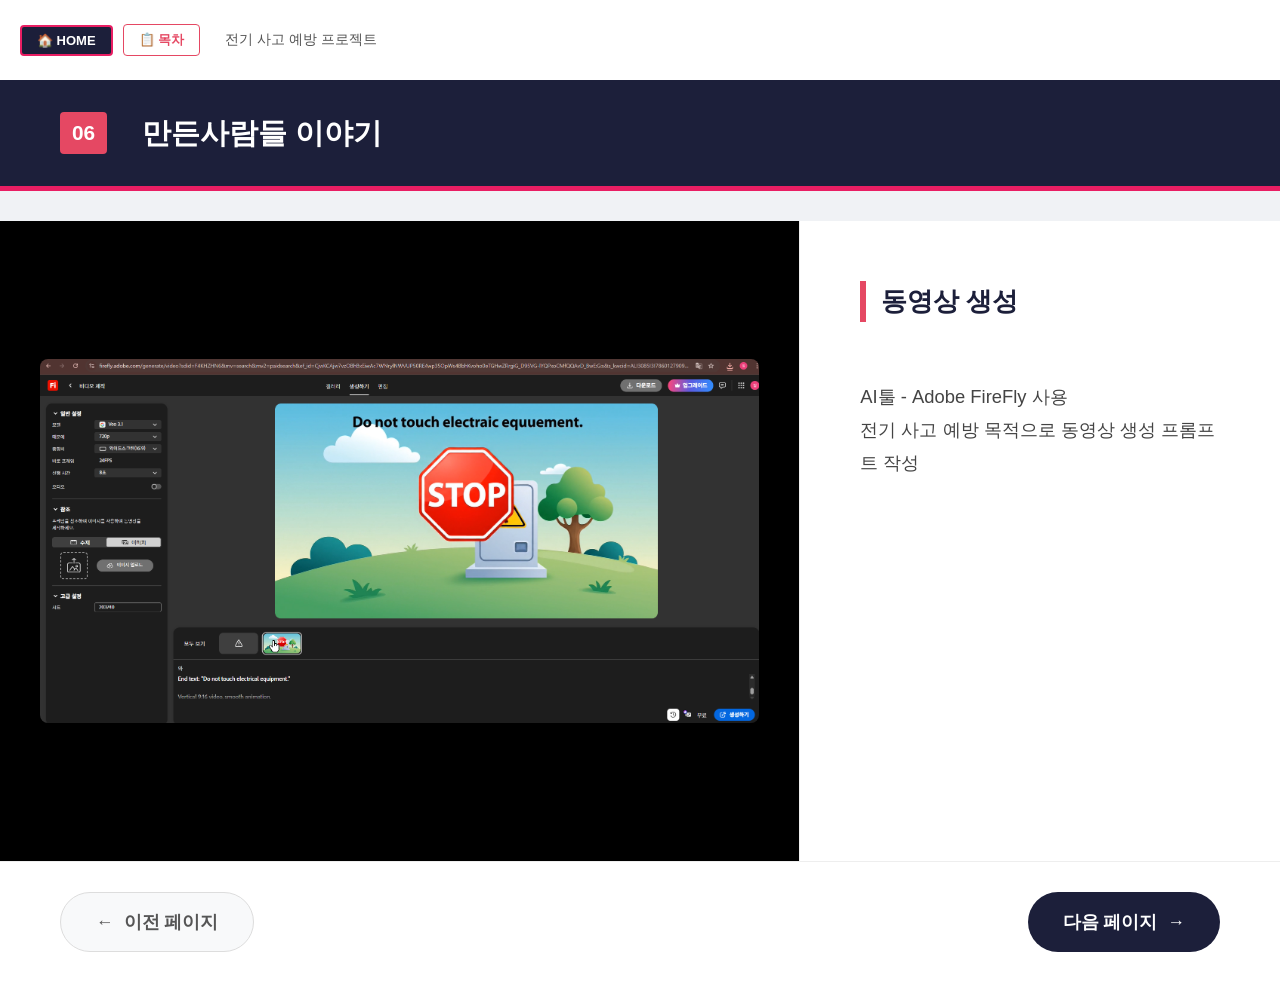
<file: html/06_presentation_04.html>
<!DOCTYPE html>
<html lang="ko">
<head>
    <meta charset="UTF-8">
    <link rel="stylesheet" href="../css/common.css">
    <link rel="stylesheet" href="../css/presentation.css">
    <title>전기 사고 예방 프로젝트 - 만든사람들 이야기</title>
</head>
<body>

    <iframe src="header.html" class="header-frame" scrolling="no"></iframe>

    <div class="full-container">
        <div class="title-section">
            <span class="num">06</span>
            <h1>만든사람들 이야기</h1>
        </div>

        <div class="main-content">
            <div class="image-box">
                <img src="../img/presentation_04.png" alt="발표 슬라이드">
            </div>

            <div class="description-section">
                <h2>동영상 생성</h2>
                <div class="script-text">
AI툴 - Adobe FireFly 사용
전기 사고 예방 목적으로 동영상 생성 프롬프트 작성
                </div>
            </div>
        </div>

        <div class="nav-buttons">
            <a href="06_presentation_03.html" class="btn btn-prev">
                <span>←</span> 이전 페이지
            </a>
            <a href="06_presentation_05.html" class="btn btn-next">
                다음 페이지 <span>→</span>
            </a>
        </div>
    </div>

</body>
</html>
</file>
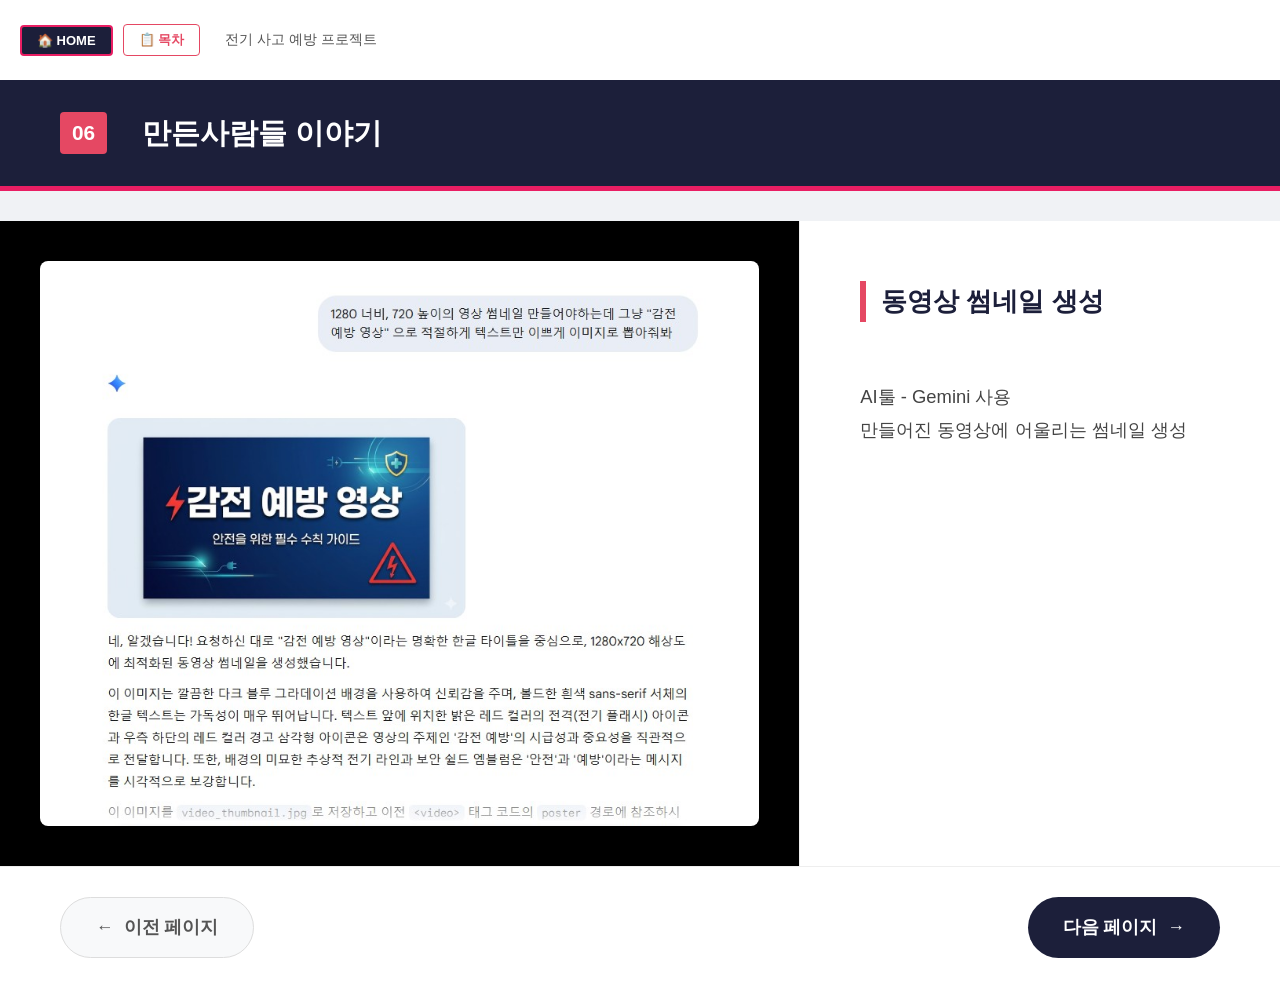
<file: html/06_presentation_05.html>
<!DOCTYPE html>
<html lang="ko">
<head>
    <meta charset="UTF-8">
    <link rel="stylesheet" href="../css/common.css">
    <link rel="stylesheet" href="../css/presentation.css">
    <title>전기 사고 예방 프로젝트 - 만든사람들 이야기</title>
</head>
<body>

    <iframe src="header.html" class="header-frame" scrolling="no"></iframe>

    <div class="full-container">
        <div class="title-section">
            <span class="num">06</span>
            <h1>만든사람들 이야기</h1>
        </div>

        <div class="main-content">
            <div class="image-box">
                <img src="../img/presentation_05.JPG" alt="발표 슬라이드">
            </div>

            <div class="description-section">
                <h2>동영상 썸네일 생성</h2>
                <div class="script-text">
AI툴 - Gemini 사용
만들어진 동영상에 어울리는 썸네일 생성
                </div>
            </div>
        </div>

        <div class="nav-buttons">
            <a href="06_presentation_04.html" class="btn btn-prev">
                <span>←</span> 이전 페이지
            </a>
            <a href="06_presentation_fin.html" class="btn btn-next">
                다음 페이지 <span>→</span>
            </a>
        </div>
    </div>

</body>
</html>
</file>
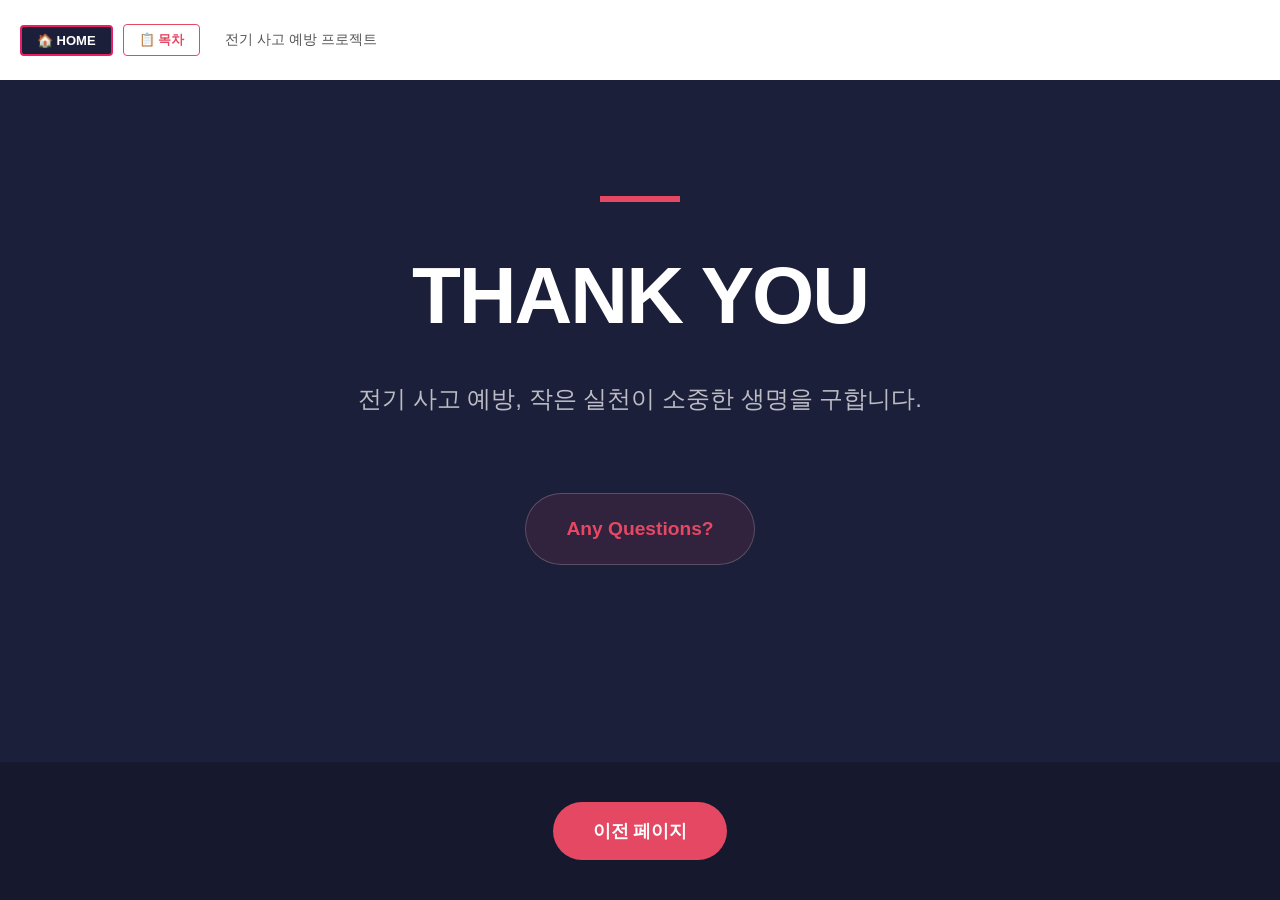
<file: html/06_presentation_fin.html>
<!DOCTYPE html>
<html lang="ko">
<head>
    <meta charset="UTF-8">
    <link rel="stylesheet" href="../css/common.css">
    <title>프로젝트 종료 - 전기 사고 예방</title>
    <style>
        body {
            margin: 0;
            padding: 0;
            background-color: #1c1f3a; /* 헤더와 동일한 진한 네이비로 통일감 부여 */
            font-family: 'Pretendard', sans-serif;
            display: flex;
            flex-direction: column;
            height: 100vh;
            overflow: hidden;
        }

        /* 중앙 정렬 컨테이너 */
        .finish-container {
            flex: 1;
            display: flex;
            flex-direction: column;
            justify-content: center;
            align-items: center;
            text-align: center;
            color: white;
        }

        /* 강조 바 */
        .finish-bar {
            width: 80px;
            height: 6px;
            background-color: #e54863;
            margin-bottom: 30px;
        }

        .finish-container h1 {
            font-size: 5rem;
            margin: 0;
            letter-spacing: -2px;
            font-weight: 800;
        }

        .finish-container p {
            font-size: 1.5rem;
            color: rgba(255, 255, 255, 0.7);
            margin-top: 20px;
            font-weight: 300;
        }

        /* Q&A 강조 박스 */
        .qa-box {
            margin-top: 50px;
            padding: 20px 40px;
            border: 1px solid rgba(255, 255, 255, 0.2);
            border-radius: 50px;
            background: rgba(229, 72, 99, 0.1); /* 포인트 컬러 살짝 섞음 */
            cursor: default;
            transition: all 0.3s ease;
        }

        .qa-box:hover {
            background: rgba(229, 72, 99, 0.2);
            transform: scale(1.05);
        }

        .qa-box span {
            font-size: 1.2rem;
            font-weight: 600;
            color: #e54863;
        }

        /* 하단 버튼 영역 */
        .nav-buttons {
            display: flex;
            justify-content: center;
            padding: 40px;
            background-color: rgba(0, 0, 0, 0.2);
        }

        .btn {
            padding: 15px 40px;
            font-size: 1.1rem;
            font-weight: 600;
            text-decoration: none;
            border-radius: 50px;
            transition: all 0.3s ease;
            background-color: #e54863;
            color: white;
        }

        .btn:hover {
            background-color: #ff5a77;
            transform: translateY(-5px);
            box-shadow: 0 10px 20px rgba(229, 72, 99, 0.3);
        }

        .header-frame {
            position: fixed;
            top: 0;
            left: 0;
            width: 100%;
            height: 80px;
            border: none;
            z-index: 1000;
        }
    </style>
</head>
<body>

    <iframe src="header.html" class="header-frame" scrolling="no"></iframe>

    <div class="finish-container">
        <div class="finish-bar"></div>
        <h1>THANK YOU</h1>
        <p>전기 사고 예방, 작은 실천이 소중한 생명을 구합니다.</p>
        
        <div class="qa-box">
            <span>Any Questions?</span>
        </div>
    </div>

    <div class="nav-buttons">
        <a href="06_presentation_05.html" class="btn">이전 페이지</a>
    </div>

</body>
</html>
</file>
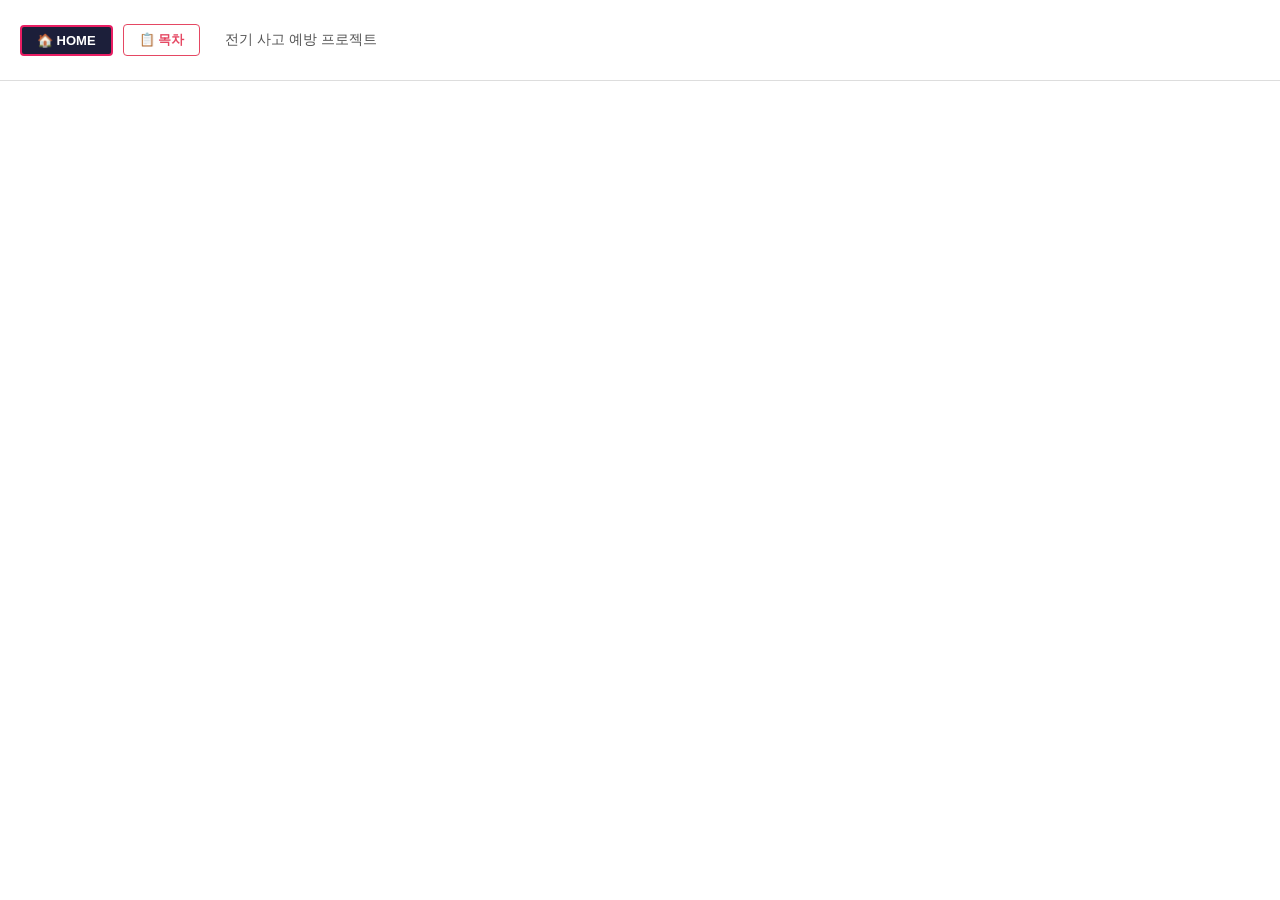
<file: html/header.html>
<!DOCTYPE html>
<html lang="ko">
<head>
    <meta charset="UTF-8">
    <link rel="stylesheet" href="../css/header.css">
    <style>
        /* 헤더 바 스타일 보완 */
        .header-bar {
            display: flex;
            align-items: center;
            background-color: #ffffff;
            padding: 10px 20px;
            border-bottom: 1px solid #ddd;
        }

        /* 공통 버튼 스타일 */
        .nav-btn {
            display: inline-flex;
            align-items: center;
            padding: 6px 15px;
            border-radius: 4px;
            font-size: 13px;
            font-weight: bold;
            text-decoration: none;
            transition: 0.2s;
            margin-right: 10px;
        }

        /* 🏠 HOME (메인 표지) */
        .home-btn {
            background-color: #1c1f3a;
            color: white !important;
        }
        .home-btn:hover { background-color: #000; }

        /* 📋 목차 (TOC) */
        .toc-btn {
            background-color: #ffffff;
            color: #e54863 !important;
            border: 1px solid #e54863;
        }
        .toc-btn:hover { background-color: #fff0f3; }

        .project-title {
            margin-left: 15px;
            font-size: 14px;
            color: #555;
            font-weight: 500;
        }
    </style>
</head>
<body>
    <div class="header-bar">
        <a href="index.html" class="nav-btn home-btn" target="_parent">🏠 HOME</a>
        
        <a href="index2.html" class="nav-btn toc-btn" target="_parent">📋 목차</a>
        
        <span class="project-title">전기 사고 예방 프로젝트</span>
    </div>
</body>
</html>
</file>
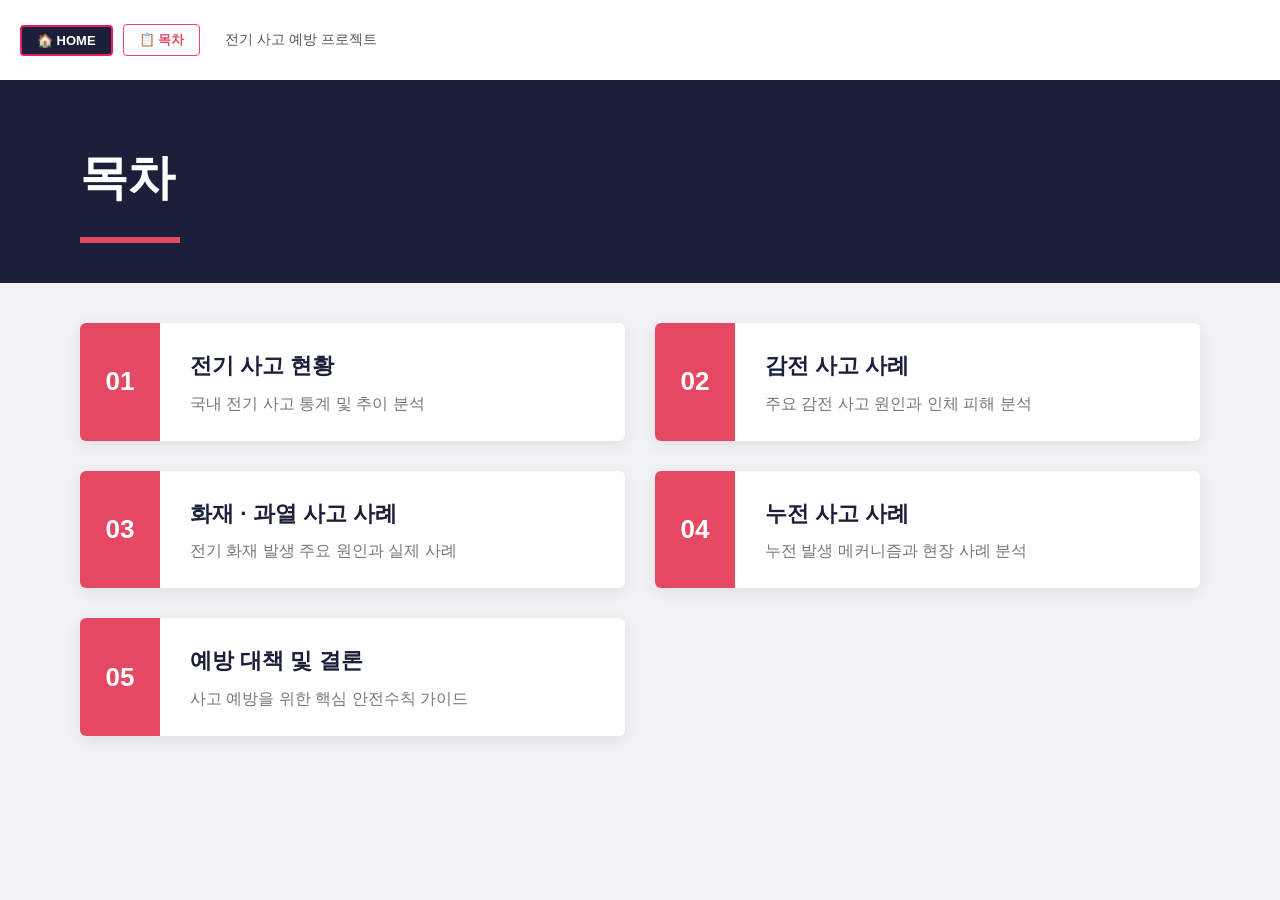
<file: html/index2.html>
<!DOCTYPE html>
<html lang="ko">
<head>
    <meta charset="UTF-8">
    <link rel="stylesheet" href="../css/common.css">
    <title>전기 사고 목차</title>
    <!-- <script src = "../js/effect.js"></script> -->
    <style>
        body {
            margin: 0;
            background-color: #f0f2f5;
            font-family: 'Pretendard', sans-serif;
        }

     /* 제목 영역: 헤더에 가려지지 않도록 여백 조정 */
        .toc-header-area {
            background-color: #1c1f3a;
            /* 상단 패딩을 80px(헤더높이) + 60px(기존여백) = 140px로 수정 */
            padding: 140px 80px 40px; 
            margin-bottom: 40px;
            /* 헤더 프레임이 absolute일 경우를 대비해 위치 보정 */
            position: relative; 
            z-index: 1;
        }

        /* 만약 common.css에서 .header-frame을 absolute로 잡았다면 아래 코드도 추가 */
        .header-frame {
            position: absolute;
            top: 0;
            left: 0;
            z-index: 10; /* 헤더가 가장 위로 오도록 */
            border: none;
            width: 100%;
            height: 80px;
        }

        .toc-header-area h1 {
            color: #ffffff !important;
            font-size: 3rem;
            margin: 0;
            text-align: left; /* 왼쪽 정렬 */
            letter-spacing: -1px;
        }

        .toc-bar {
            width: 100px;
            height: 6px;
            background-color: #e54863;
            margin: 20px 0 0 0; /* 왼쪽 정렬을 위해 margin-right를 auto로 하지 않음 */
        }

        .container {
            padding: 0 80px 60px;
            display: grid;
            grid-template-columns: repeat(2, 1fr);
            gap: 30px;
            max-width: 1200px;
            /* 컨테이너 자체도 왼쪽 정렬 느낌을 주기 위해 margin-left 조절 가능 */
            margin: 0 auto; 
        }

        .card {
            display: flex;
            background: white;
            box-shadow: 0 4px 15px rgba(0,0,0,0.08);
            text-decoration: none;
            color: #333;
            border-radius: 6px;
            overflow: hidden;
            transition: all 0.3s ease;
        }

        .card:hover {
            transform: translateX(10px); /* 왼쪽 정렬에 맞춰 오른쪽으로 살짝 이동하는 효과 */
            box-shadow: 0 10px 25px rgba(0,0,0,0.12);
        }

        .number {
            background: #e54863;
            color: white;
            font-size: 26px;
            font-weight: bold;
            width: 80px;
            display: flex;
            align-items: center;
            justify-content: center;
            flex-shrink: 0;
        }

        .content {
            padding: 25px 30px;
        }

        .title {
            font-size: 1.4rem;
            font-weight: 700;
            margin-bottom: 8px;
            color: #1c1f3a;
        }

        .desc {
            font-size: 1rem;
            color: #777;
            line-height: 1.5;
        }

        /* 5번 카드도 전체적인 균형을 위해 동일하게 유지 */
        .card:last-child {
            grid-column: span 1;
        }

        /* 헤더 프레임 상단 여백 보정 */
        .header-frame {
            border: none;
            width: 100%;
            height: 80px;
        }
    </style>
</head>
<body>

    <iframe src="header.html" class="header-frame" scrolling="no"></iframe>

    <div class="toc-header-area">
        <h1>목차</h1>
        <div class="toc-bar"></div>
    </div>

    <div class="container">
        <a href="01_status.html" class="card">
            <div class="number">01</div>
            <div class="content">
                <div class="title">전기 사고 현황</div>
                <div class="desc">국내 전기 사고 통계 및 추이 분석</div>
            </div>
        </a>

        <a href="02_accident_case.html" class="card">
            <div class="number">02</div>
            <div class="content">
                <div class="title">감전 사고 사례</div>
                <div class="desc">주요 감전 사고 원인과 인체 피해 분석</div>
            </div>
        </a>

        <a href="03_fire_case.html" class="card">
            <div class="number">03</div>
            <div class="content">
                <div class="title">화재 · 과열 사고 사례</div>
                <div class="desc">전기 화재 발생 주요 원인과 실제 사례</div>
            </div>
        </a>

        <a href="04_leakage_case.html" class="card">
            <div class="number">04</div>
            <div class="content">
                <div class="title">누전 사고 사례</div>
                <div class="desc">누전 발생 메커니즘과 현장 사례 분석</div>
            </div>
        </a>

        <a href="05_prevention.html" class="card">
            <div class="number">05</div>
            <div class="content">
                <div class="title">예방 대책 및 결론</div>
                <div class="desc">사고 예방을 위한 핵심 안전수칙 가이드</div>
            </div>
        </a>

<!--         
        <a href="06_presentation_01.html" class="card">
            <div class="number">06</div>
            <div class="content">
                <div class="title">만든사람들 이야기</div>
                <div class="desc">멋진 발표</div>
            </div>
        </a> -->

    </div>

</body>
</html>
</file>
<file: css/common.css>
/* --- 기본 설정 --- */
body {
    margin: 0;
    padding: 0;
    background-color: #f0f2f5;
    font-family: 'Pretendard', -apple-system, sans-serif;
    color: #333;
    line-height: 1.6;
}

/* --- 상단 고정 헤더 프레임 --- */
.header-frame {
    width: 100%;
    height: 65px;
    border: none;
    position: fixed;
    top: 0;
    z-index: 1000;
}

/* --- 메인 컨테이너 --- */
.container {
    max-width: 1100px;
    margin: 80px auto 40px;
    padding: 0 20px;
}

/* --- 슬라이드 제목 섹션 (공통) --- */
.title-section {
    background-color: #1e1e2f;
    color: white;
    padding: 25px 40px;
    border-bottom: 5px solid #e91e63;
    margin-bottom: 30px;
    display: flex;
    align-items: center;
}

.title-section .num {
    color: #e91e63;
    font-size: 2.5rem;
    margin-right: 15px;
    font-weight: bold;
}

.title-section h1 {
    margin: 0;
    font-size: 2rem;
}

/* --- 공통 카드 스타일 --- */
.card-base {
    background: white;
    border-radius: 4px;
    box-shadow: 0 4px 10px rgba(0,0,0,0.08);
    padding: 25px;
}

/* --- 색상 포인트 클래스 --- */
.text-pink { color: #e91e63 !important; }
.text-gold { color: #f59e0b !important; }
.text-navy { color: #0f172a !important; }

.border-pink { border-top: 5px solid #e91e63; }
.border-gold { border-top: 5px solid #f59e0b; }
.border-navy { border-top: 5px solid #0f172a; }
</file>
<file: css/presentation.css>
body {
       margin: 0;
       padding: 0;
       background-color: #f0f2f5;
       font-family: 'Pretendard', sans-serif;
       overflow-x: hidden;
   }

   .full-container {
       width: 100%;
       padding-top: 80px;
   }

   .title-section {
       background-color: #1c1f3a;
       padding: 30px 60px;
       display: flex;
       align-items: center;
       gap: 20px;
   }

   .title-section .num {
       background-color: #e54863;
       color: white;
       font-size: 1.3rem;
       font-weight: bold;
       padding: 4px 12px;
       border-radius: 4px;
   }

   .title-section h1 {
       color: white;
       margin: 0;
       font-size: 1.8rem;
   }

   .main-content {
       display: flex;
       width: 100%;
       /* 버튼 영역 높이를 고려해 최소 높이 조절 */
       min-height: calc(100vh - 260px);
       background-color: white;
   }

   .image-box {
       flex: 2;
       background-color: #000;
       display: flex;
       align-items: center;
       justify-content: center;
       padding: 40px;
   }

   .image-box img {
       width: 100%;
       max-width: 1000px;
       height: auto;
       display: block;
       border-radius: 8px;
       box-shadow: 0 10px 30px rgba(0, 0, 0, 0.3);
   }

   .description-section {
       flex: 1;
       padding: 60px;
       background-color: white;
       border-left: 1px solid #eee;
       display: flex;
       flex-direction: column;
   }

   .description-section h2 {
       font-size: 1.6rem;
       color: #1c1f3a;
       border-left: 6px solid #e54863;
       padding-left: 15px;
       margin-bottom: 25px;
       margin-top: 0;
   }

   .script-text {
       font-size: 1.15rem;
       color: #444;
       line-height: 1.8;
       white-space: pre-wrap;
       flex-grow: 1;
       /* 텍스트 영역이 남은 공간 차지 */
   }

   /* 하단 내비게이션 버튼 영역 */
   .nav-buttons {
       display: flex;
       justify-content: space-between;
       padding: 30px 60px;
       background-color: #fff;
       border-top: 1px solid #eee;
   }

   .btn {
       padding: 15px 35px;
       font-size: 1.1rem;
       font-weight: 600;
       text-decoration: none;
       border-radius: 50px;
       transition: all 0.3s ease;
       display: flex;
       align-items: center;
       gap: 10px;
   }

   .btn-prev {
       background-color: #f8f9fa;
       color: #555;
       border: 1px solid #ddd;
   }

   .btn-prev:hover {
       background-color: #e9ecef;
       transform: translateX(-5px);
   }

   .btn-next {
       background-color: #1c1f3a;
       color: #fff;
   }

   .btn-next:hover {
       background-color: #e54863;
       transform: translateX(5px);
   }

   .header-frame {
       position: fixed;
       top: 0;
       left: 0;
       width: 100%;
       height: 80px;
       border: none;
       z-index: 1000;
   }
</file>
<file: css/header.css>
body { margin: 0; padding: 0; font-family: 'Pretendard', sans-serif; }
        .header-bar {
            display: flex;
            align-items: center;
            height: 60px; /* 헤더 높이 */
            padding: 0 20px;
            background-color: #ffffff;
            border-bottom: 2px solid #f0f0f0;
        }
        .home-btn {
            text-decoration: none;
            color: #e91e63; /* 목차 포인트 컬러와 통일 */
            font-weight: bold;
            border: 2px solid #e91e63;
            padding: 5px 15px;
            border-radius: 5px;
            font-size: 14px;
            transition: 0.2s;
        }
        .home-btn:hover {
            background-color: #e91e63;
            color: white;
        }
</file>
